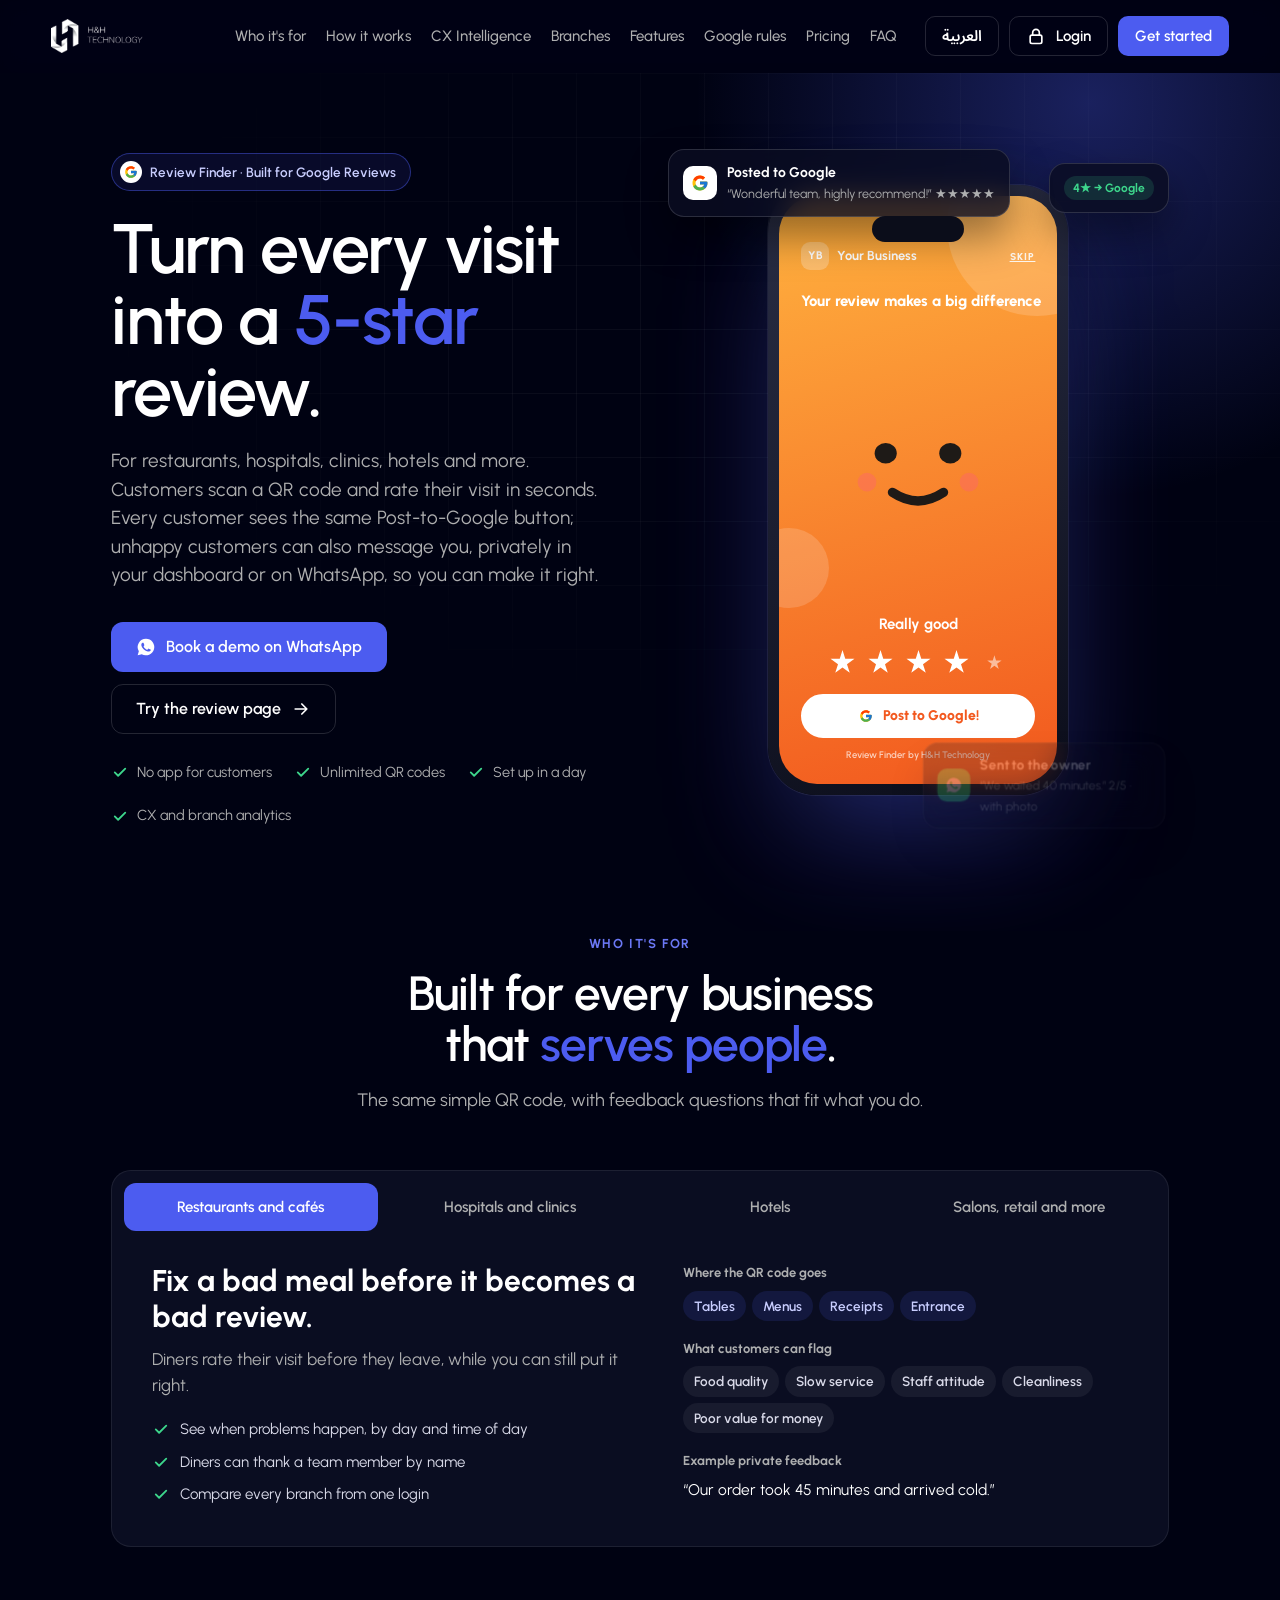
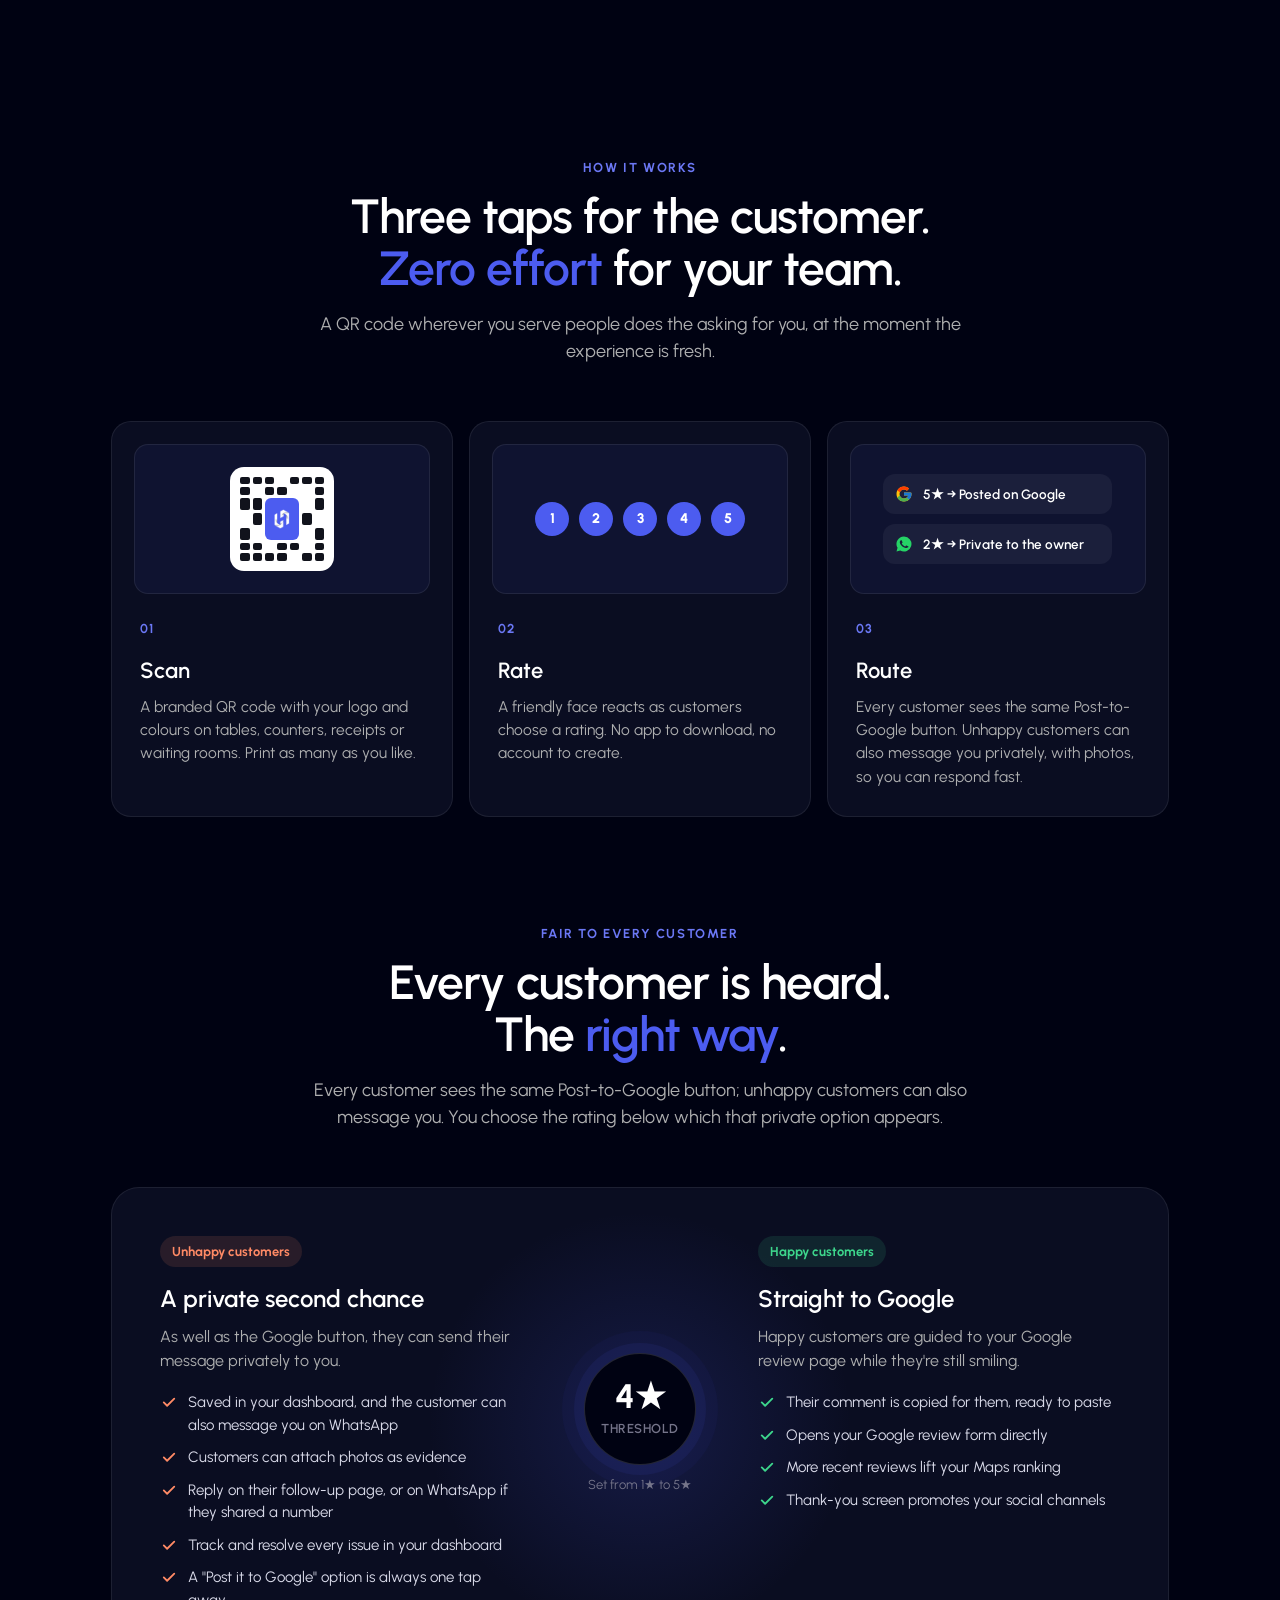
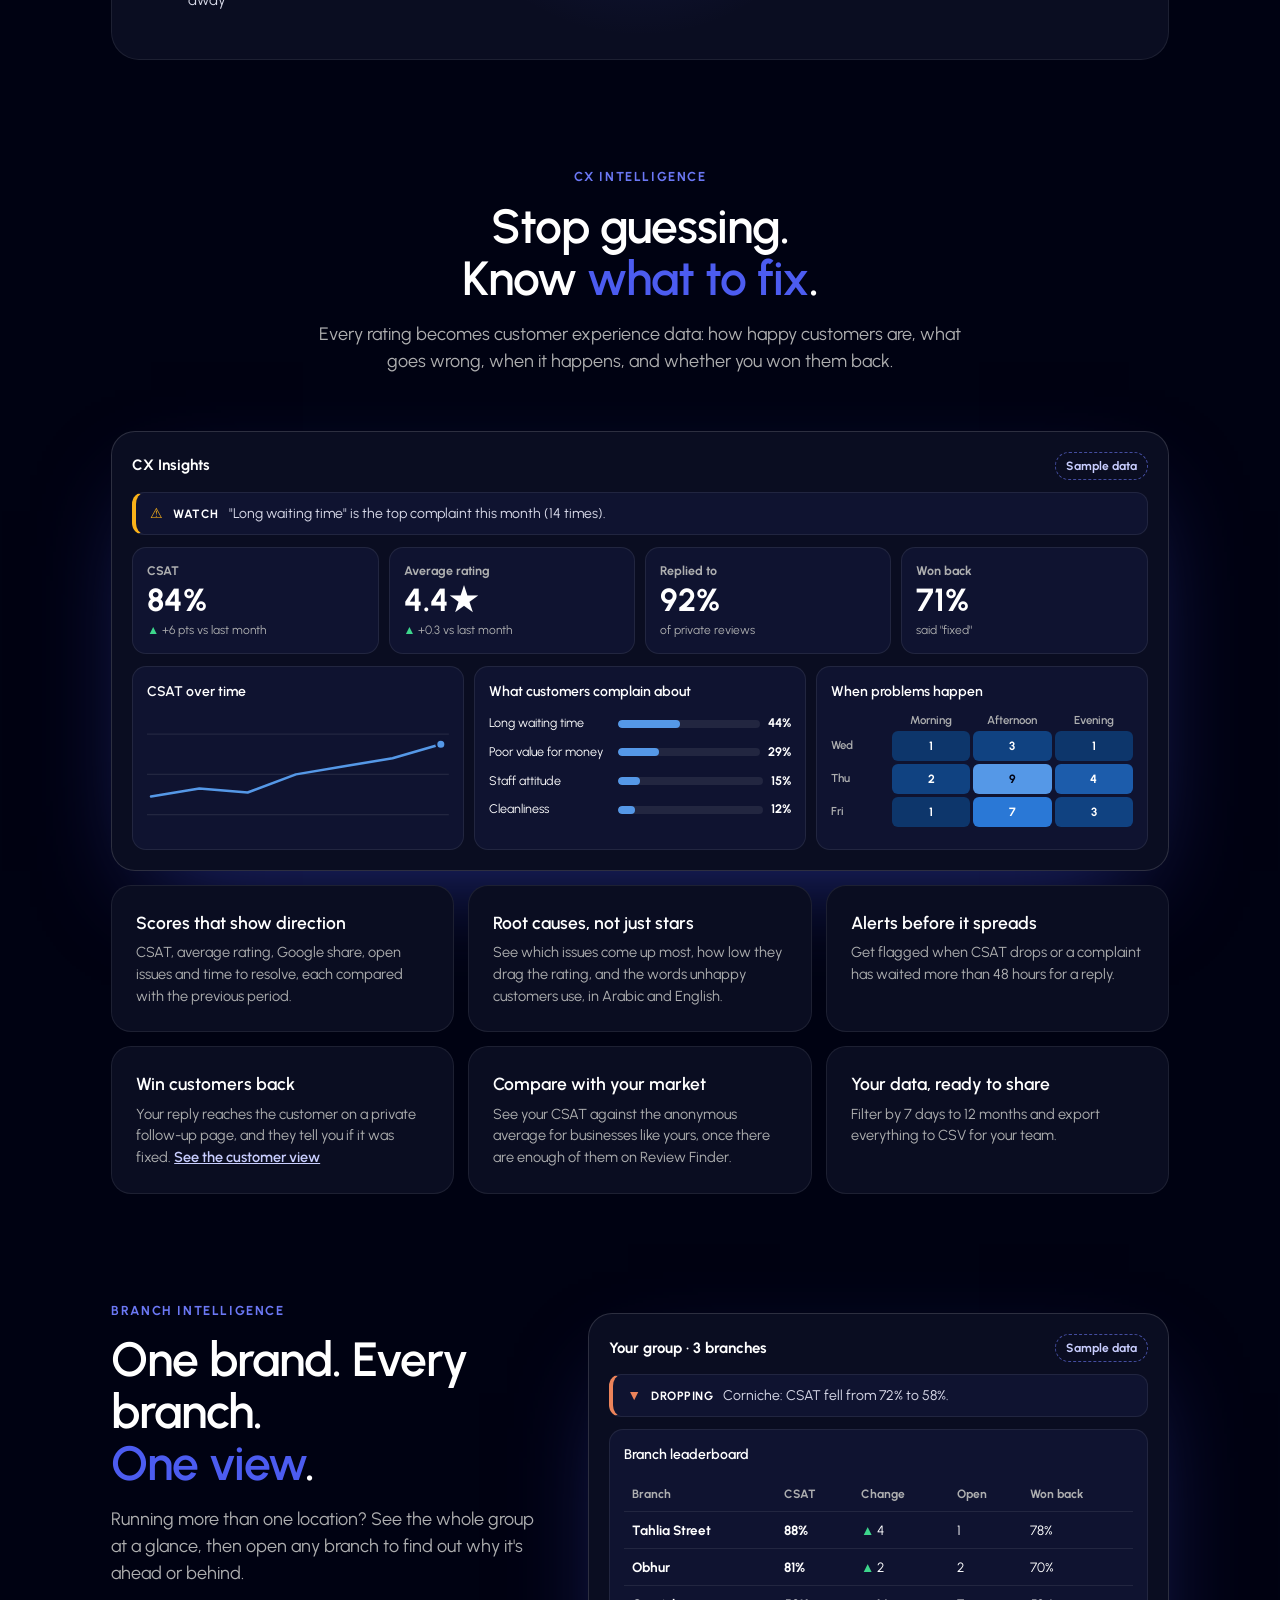
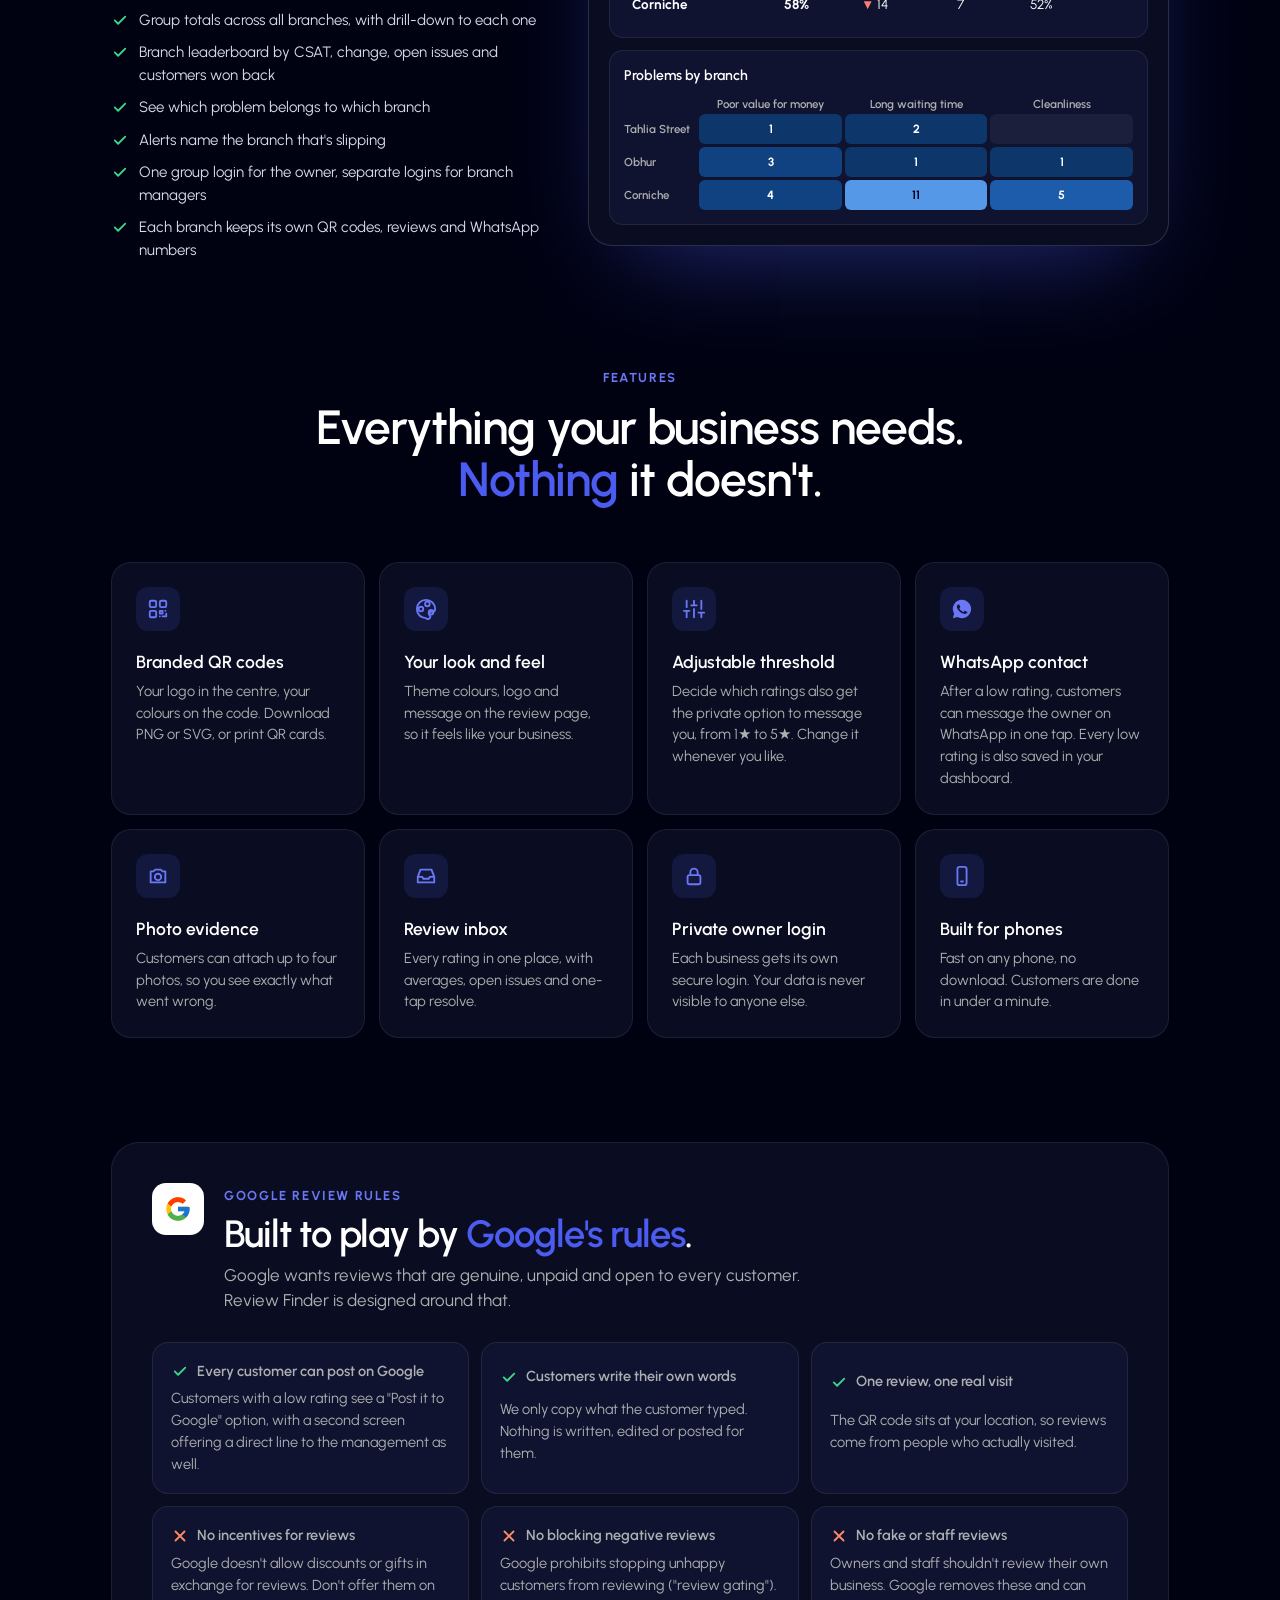
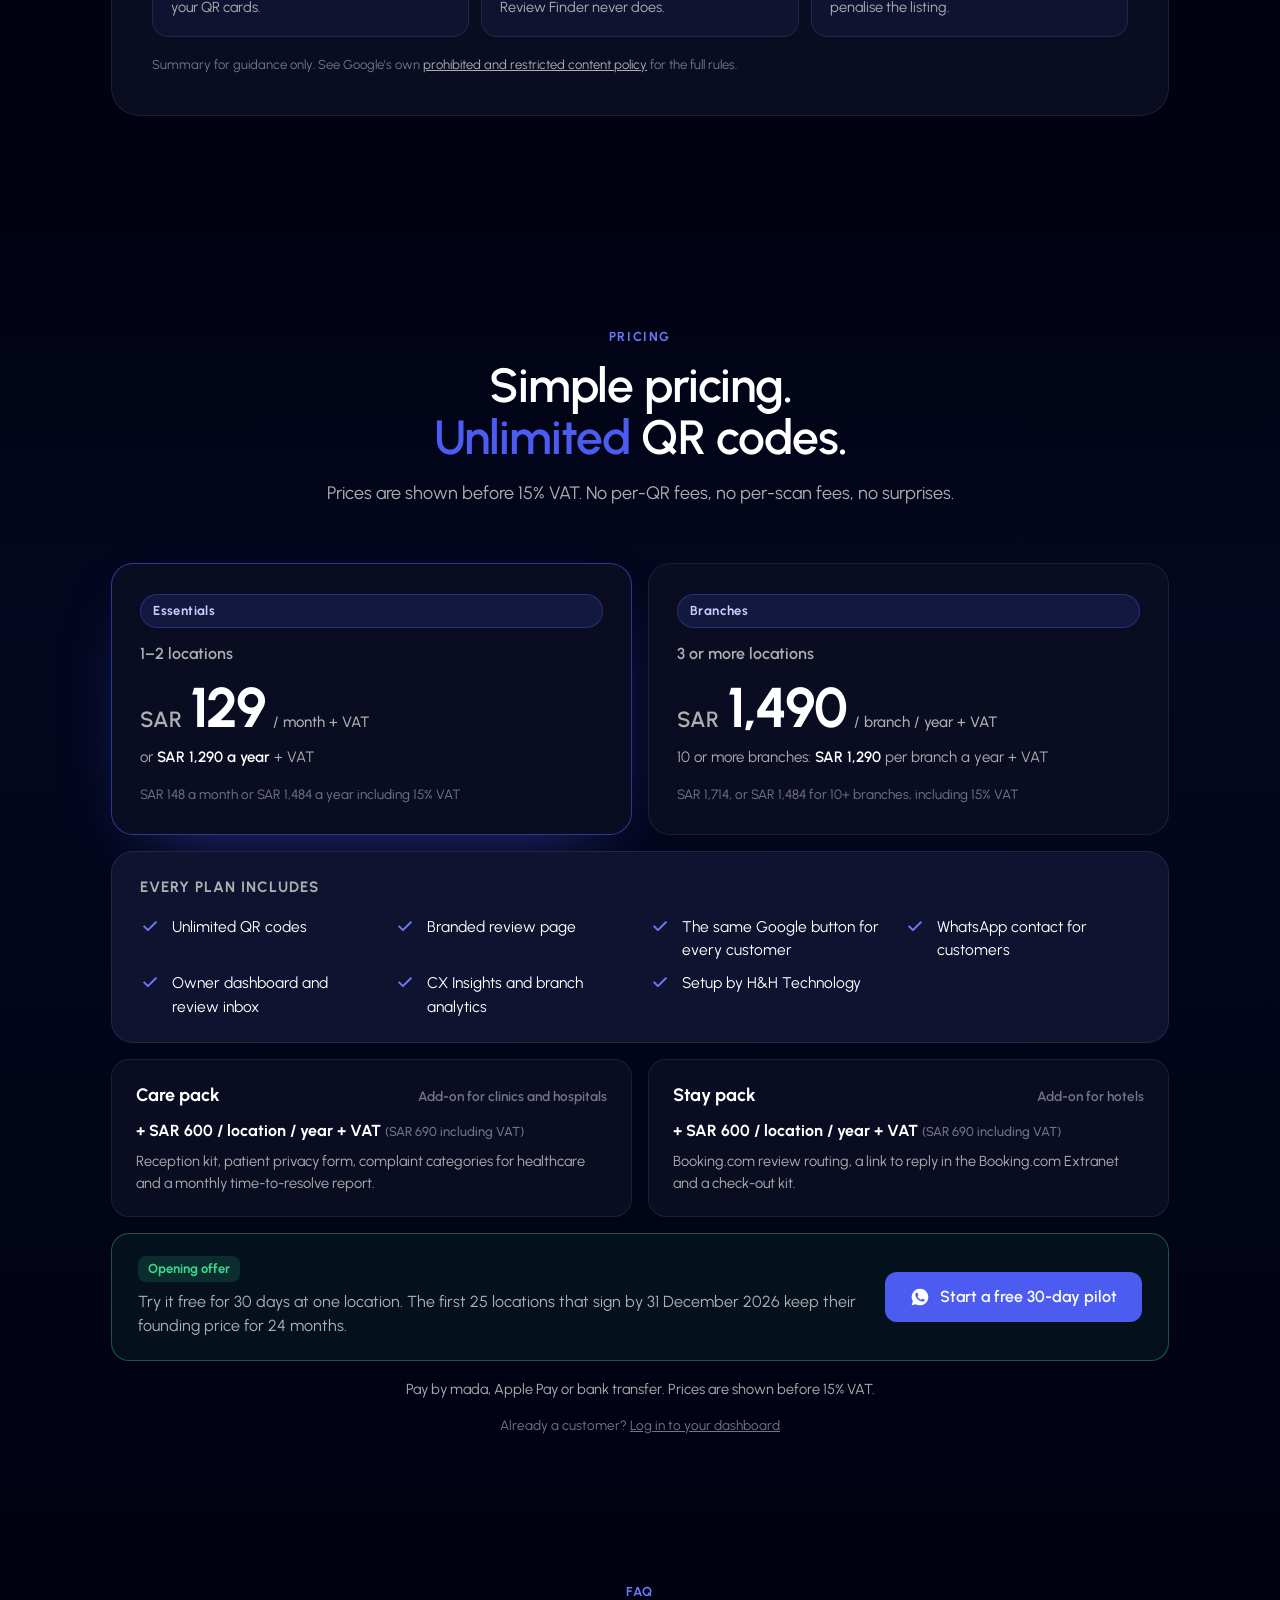
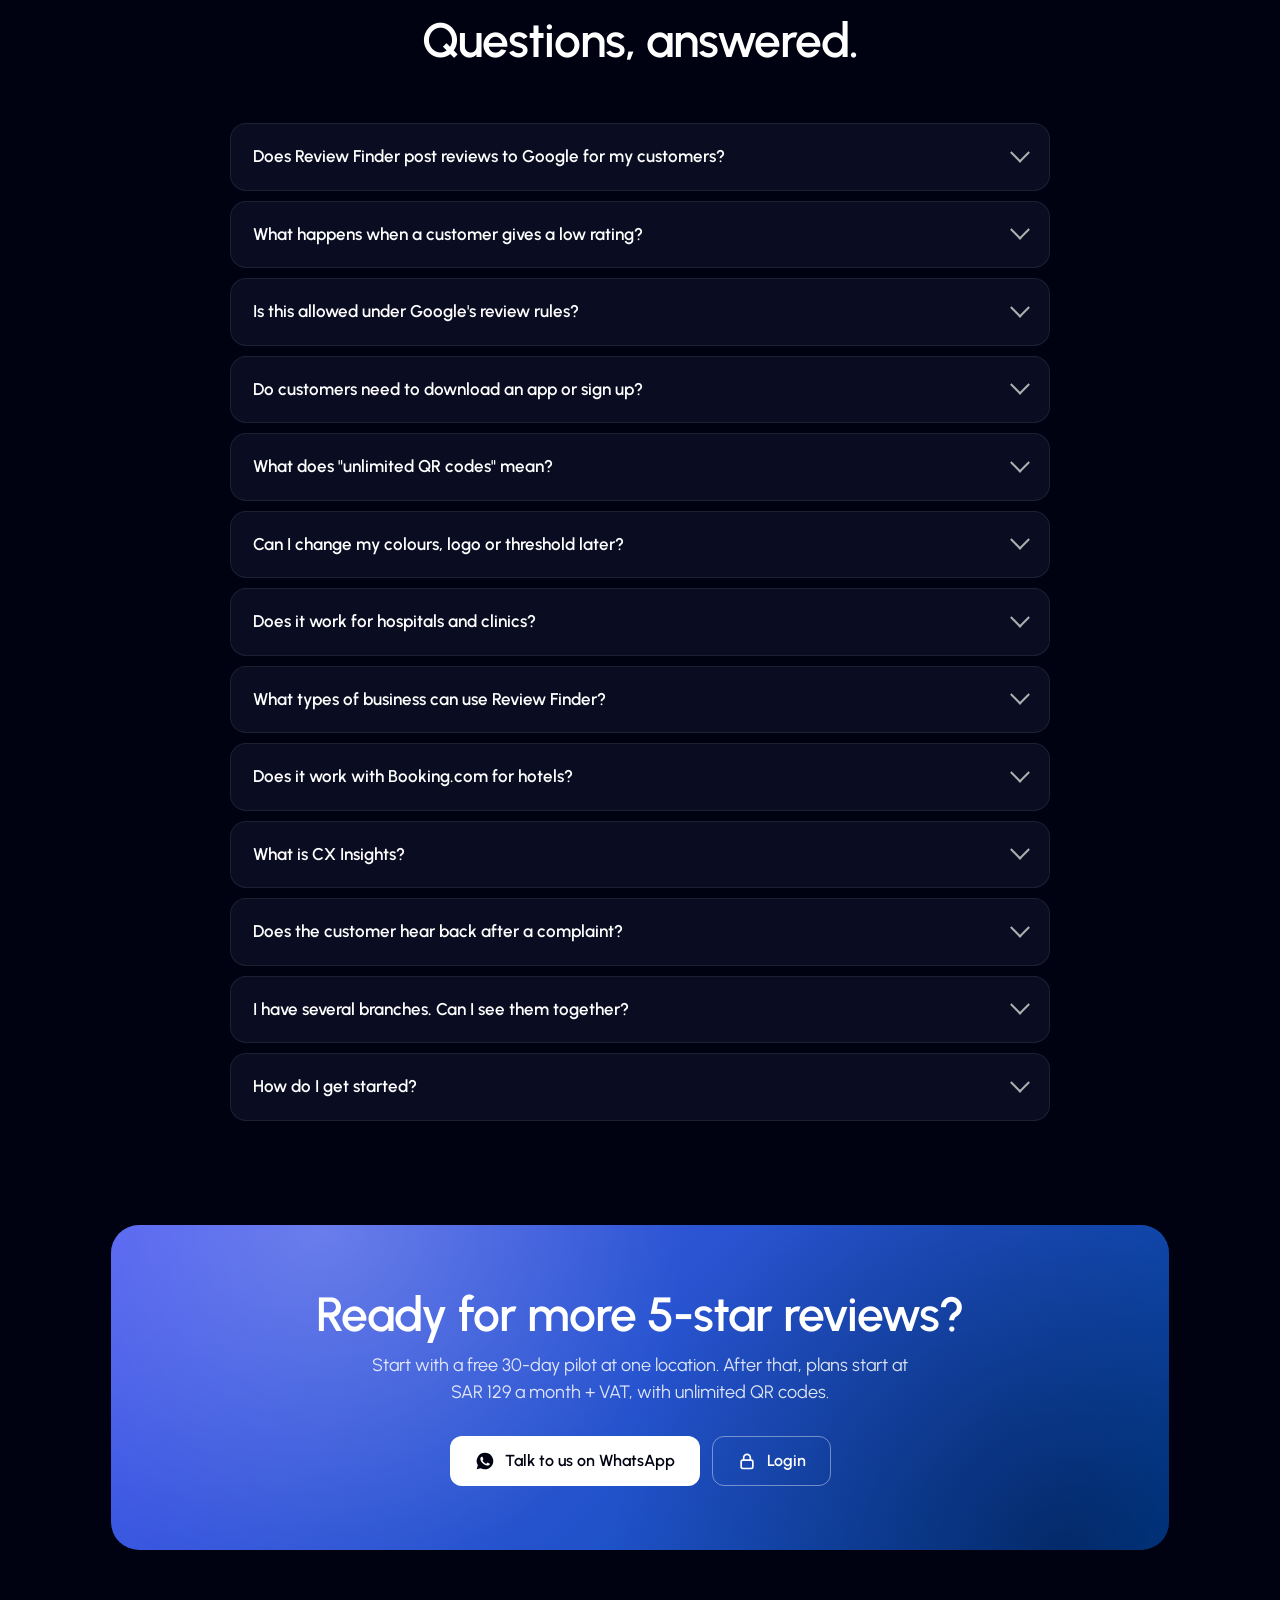
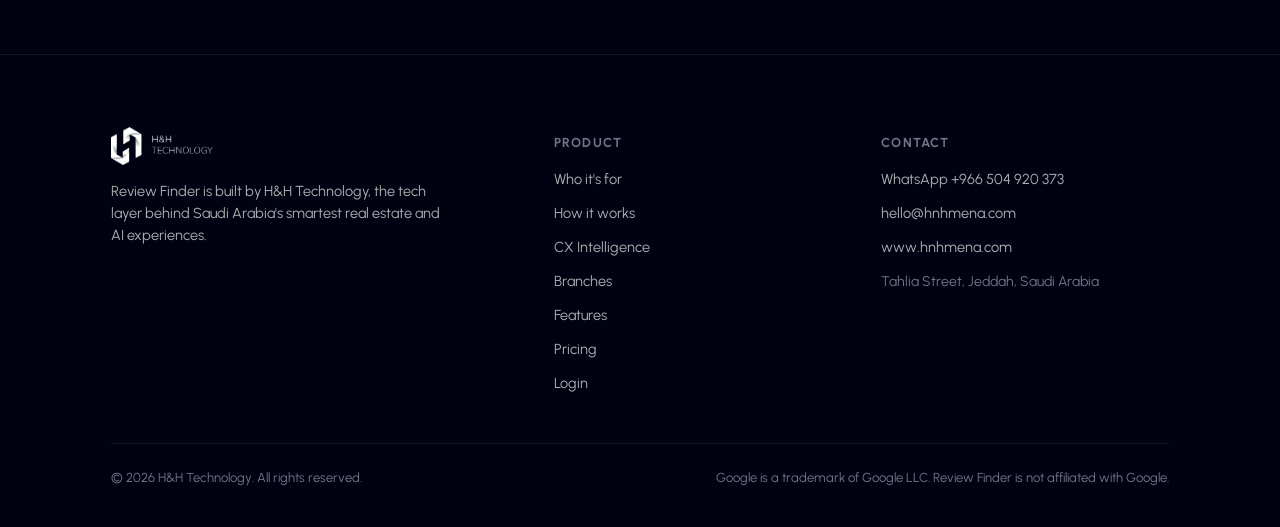
<file: index.html>
<!doctype html>
<html lang="en">
<head>
  <meta charset="utf-8" />
  <meta name="viewport" content="width=device-width, initial-scale=1" />
  <title>Review Finder · More 5-star Google reviews for your business</title>
  <meta name="description" content="Review Finder by H&H Technology: QR review pages for restaurants, hospitals, clinics, hotels and more. Every customer sees the same Post-to-Google button; unhappy customers can also message you privately. Plans from SAR 129 a month + VAT, with a free 30-day pilot." />
  <meta name="theme-color" content="#000212" />
  <meta property="og:title" content="Review Finder by H&H Technology" />
  <meta property="og:description" content="For restaurants, hospitals, clinics, hotels and more. Plans from SAR 129 / month + VAT. Free 30-day pilot." />
  <link rel="icon" type="image/png" href="assets/brand/HH_Icon_Navy.png" />
  <link rel="preconnect" href="https://fonts.googleapis.com" />
  <link rel="preconnect" href="https://fonts.gstatic.com" crossorigin />
  <link href="https://fonts.googleapis.com/css2?family=Urbanist:wght@400;500;600;700;800&family=Noto+Kufi+Arabic:wght@400;500;600;700&family=Noto+Sans+Arabic:wght@400;500;600;700&display=swap" rel="stylesheet" />
  <script src="assets/i18n.js"></script>
  <script src="assets/i18n-landing.js"></script>
  <style>
    :root {
      --ink: #000212; --panel: #0A0D21; --panel-2: #0F1330; --line: rgba(255,255,255,.08); --line-2: rgba(255,255,255,.14);
      --indigo: #4C5CF0; --indigo-2: #6B78F5; --blue: #004AAD; --body: #AEAFB0; --muted: #75758A; --white: #FFFFFF;
      --ok: #3DD68C; --warn: #FF8A65;
      --r: 20px; --maxw: 1160px; --gut: max(16px, 4vw);
    }
    * { box-sizing: border-box; }
    html { scroll-behavior: smooth; }
    html, body { margin: 0; }
    body {
      font-family: Urbanist, Arial, 'Helvetica Neue', Helvetica, sans-serif; color: var(--white); background: var(--ink);
      -webkit-font-smoothing: antialiased; overflow-x: hidden; line-height: 1.5;
    }
    a { color: inherit; }
    img { max-width: 100%; display: block; }
    .wrap { max-width: var(--maxw); margin: 0 auto; padding: 0 var(--gut); }
    .sr { position: absolute; width: 1px; height: 1px; overflow: hidden; clip: rect(0 0 0 0); }

    /* ---------- Buttons ---------- */
    .btn { display: inline-flex; align-items: center; justify-content: center; gap: 10px; min-height: 50px; padding: 0 24px; border-radius: 12px; font-weight: 600; font-size: 16px; text-decoration: none; border: 1px solid transparent; transition: transform .15s, background .2s, border-color .2s; white-space: nowrap; }
    .btn:active { transform: scale(.98); }
    .btn svg { width: 20px; height: 20px; flex: none; }
    .btn-primary { background: var(--indigo); color: #fff; }
    .btn-primary:hover { background: var(--indigo-2); }
    .btn-ghost { border-color: var(--line-2); color: #fff; }
    .btn-ghost:hover { background: rgba(255,255,255,.06); border-color: rgba(255,255,255,.24); }
    .btn-sm { min-height: 40px; padding: 0 16px; font-size: 15px; border-radius: 10px; }

    /* ---------- Nav ---------- */
    .nav { position: sticky; top: 0; z-index: 50; background: rgba(0,2,18,.72); backdrop-filter: saturate(160%) blur(14px); -webkit-backdrop-filter: saturate(160%) blur(14px); border-bottom: 1px solid transparent; transition: border-color .3s; }
    .nav.scrolled { border-bottom-color: var(--line); }
    .nav .wrap { display: flex; align-items: center; gap: 28px; height: 72px; }
    .nav .wrap { max-width: 1360px; }
    .nav .wrap > a { flex: none; }
    .nav .logo { height: 34px; width: auto; max-width: none; }
    .nav-links { display: flex; gap: 20px; margin-left: auto; white-space: nowrap; }
    .nav-links a { color: var(--body); text-decoration: none; font-weight: 500; font-size: 15px; }
    .nav-links a:hover { color: #fff; }
    .nav-cta { display: flex; gap: 10px; }
    @media (max-width: 1279px) { .nav-links { display: none; } .nav-cta { margin-left: auto; } }
    @media (max-width: 420px) { .nav .wrap { gap: 10px; } .nav .logo { height: 28px; } .nav-cta { gap: 6px; } .nav-cta .btn { padding: 0 12px; } .nav-cta .btn-primary { display: none; } }

    /* ---------- Who it's for ---------- */
    .ind { background: var(--panel); border: 1px solid var(--line); border-radius: var(--r); padding: 12px; }
    .ind-tabs { display: grid; grid-template-columns: repeat(4, minmax(0, 1fr)); gap: 6px; }
    .ind-tabs button { min-height: 48px; padding: 8px 12px; border: 0; border-radius: 12px; background: transparent; color: var(--body); font: inherit; font-weight: 600; font-size: 15px; cursor: pointer; transition: background .2s, color .2s; }
    .ind-tabs button:hover { color: #fff; background: rgba(255,255,255,.05); }
    .ind-tabs button[aria-selected="true"] { background: var(--indigo); color: #fff; }
    .ind-tabs button:focus-visible { outline: 2px solid var(--indigo-2); outline-offset: 2px; }
    .ind-panel { display: grid; grid-template-columns: minmax(0, 1.05fr) minmax(0, .95fr); gap: 40px; padding: 32px 28px 28px; }
    .ind-panel[hidden] { display: none; }
    .ind-copy h3 { font-size: clamp(23px, 2.6vw, 30px); line-height: 1.2; font-weight: 700; margin: 0 0 12px; }
    .ind-copy > p { color: var(--body); font-size: 17px; margin: 0 0 20px; }
    .ind-copy ul { list-style: none; padding: 0; margin: 0; display: grid; gap: 10px; }
    .ind-copy li { display: flex; gap: 10px; align-items: flex-start; color: #DADBEA; font-size: 15px; }
    .ind-copy li svg { width: 18px; height: 18px; flex: none; margin-top: 2px; color: var(--ok); }
    .ind-copy .ind-note { margin: 20px 0 0; padding-top: 16px; border-top: 1px solid var(--line); color: var(--body); font-size: 14px; }
    .ind-side { min-width: 0; }
    .ind-side h4 { margin: 18px 0 8px; font-size: 13px; font-weight: 700; color: var(--body); }
    .ind-side h4:first-child { margin-top: 0; }
    .ind-chips { display: flex; flex-wrap: wrap; gap: 6px; }
    .ind-chip { padding: 5px 11px; border-radius: 99px; font-size: 13.5px; font-weight: 600; color: #C9CEFF; background: rgba(76,92,240,.14); }
    .ind-chip.alt { color: #DADBEA; background: rgba(255,255,255,.06); }
    .ind-quote { margin: 0; color: #fff; font-size: 15.5px; }
    @media (max-width: 860px) { .ind-tabs { grid-template-columns: repeat(2, minmax(0, 1fr)); } .ind-panel { grid-template-columns: minmax(0, 1fr); gap: 26px; padding: 26px 14px 16px; } }

    /* ---------- Hero ---------- */
    .hero { position: relative; padding: 72px 0 96px; overflow: hidden; }
    .hero::before { content: ''; position: absolute; width: 900px; height: 900px; right: -260px; top: -420px; border-radius: 50%; background: radial-gradient(circle, rgba(76,92,240,.34), transparent 62%); pointer-events: none; }
    .hero::after { content: ''; position: absolute; inset: 0; pointer-events: none; opacity: .5;
      background-image: linear-gradient(var(--line) 1px, transparent 1px), linear-gradient(90deg, var(--line) 1px, transparent 1px);
      background-size: 64px 64px; mask-image: radial-gradient(ellipse 70% 60% at 60% 30%, #000 30%, transparent 75%); -webkit-mask-image: radial-gradient(ellipse 70% 60% at 60% 30%, #000 30%, transparent 75%); }
    .hero .wrap { position: relative; z-index: 1; display: grid; grid-template-columns: 1fr 1fr; gap: 56px; align-items: center; }
    .eyebrow { display: inline-flex; align-items: center; gap: 8px; padding: 7px 14px 7px 8px; border-radius: 99px; border: 1px solid rgba(76,92,240,.45); background: rgba(76,92,240,.1); font-size: 13.5px; font-weight: 600; color: #C9CEFF; }
    .eyebrow .g { width: 22px; height: 22px; border-radius: 50%; background: #fff; display: grid; place-items: center; }
    .eyebrow .g svg { width: 14px; height: 14px; }
    h1 { font-size: clamp(40px, 6.2vw, 70px); font-weight: 600; line-height: 1.02; letter-spacing: -1.6px; margin: 22px 0 20px; }
    h1 em, h2 em { font-style: normal; color: var(--indigo); white-space: nowrap; }
    .lede { font-size: clamp(17px, 1.6vw, 19px); color: var(--body); max-width: 540px; margin: 0 0 32px; }
    .hero-cta { display: flex; gap: 12px; flex-wrap: wrap; }
    .hero-note { display: flex; gap: 22px; flex-wrap: wrap; margin-top: 28px; color: var(--body); font-size: 14.5px; }
    .hero-note span { display: inline-flex; align-items: center; gap: 8px; }
    .hero-note svg { width: 18px; height: 18px; color: var(--ok); }

    /* Phone demo */
    .stage { position: relative; display: grid; place-items: center; min-height: 600px; padding: 40px 0; }
    .phone { position: relative; width: 300px; height: 610px; border-radius: 48px; padding: 11px; background: linear-gradient(160deg, #2A2E45, #0B0D1A); box-shadow: 0 0 0 1px rgba(255,255,255,.08), 0 50px 120px -20px rgba(76,92,240,.45), 0 30px 60px rgba(0,0,0,.5); }
    .screen { position: relative; height: 100%; border-radius: 38px; overflow: hidden; padding: 46px 22px 22px; display: flex; flex-direction: column; color: #fff; background: linear-gradient(165deg, var(--from, #FFB23F), var(--to, #F2581E)); transition: background .6s; }
    .notch { position: absolute; top: 20px; left: 50%; transform: translateX(-50%); width: 92px; height: 26px; border-radius: 16px; background: #0B0D1A; z-index: 3; }
    .screen .bubble { position: absolute; border-radius: 50%; background: #fff; opacity: .16; }
    .s-top { display: flex; align-items: center; gap: 8px; font-weight: 700; font-size: 13px; }
    .s-logo { width: 28px; height: 28px; border-radius: 9px; background: rgba(255,255,255,.25); display: grid; place-items: center; font-size: 11px; font-weight: 800; }
    .s-skip { margin-left: auto; font-size: 10px; letter-spacing: 1.2px; font-weight: 800; text-decoration: underline; opacity: .9; }
    .s-title { font-size: 15px; font-weight: 800; line-height: 1.3; margin: 22px 0 6px; white-space: nowrap; }
    .s-sub { font-size: 12px; opacity: .88; }
    .s-face { flex: 1; display: grid; place-items: center; }
    .s-face svg { width: 170px; overflow: visible; }
    .s-face .eye { fill: var(--face, #1E1A17); }
    .s-face .mouth, .s-face .brow { fill: none; stroke: var(--face, #1E1A17); stroke-width: 11; stroke-linecap: round; }
    .s-face .brow { stroke-width: 8; transition: opacity .3s; }
    .s-face .cheek { fill: #FF5C7A; transition: opacity .3s; }
    .s-mood { text-align: center; font-weight: 700; font-size: 15px; margin: -4px 0 12px; min-height: 22px; }
    .s-dots { display: flex; justify-content: center; gap: 8px; margin-bottom: 16px; }
    .s-dots i { width: 30px; height: 30px; border-radius: 50%; display: grid; place-items: center; font-style: normal; }
    .s-dots i::before { content: ''; width: 15px; height: 15px; background: rgba(255,255,255,.55); transition: all .3s cubic-bezier(.3,1.6,.5,1);
      clip-path: polygon(50% 0%, 61% 35%, 98% 35%, 68% 57%, 79% 91%, 50% 70%, 21% 91%, 32% 57%, 2% 35%, 39% 35%); }
    .s-dots i.on::before { width: 25px; height: 25px; background: #fff; transform: rotate(0); animation: sPop .5s cubic-bezier(.3,1.6,.5,1) both; }
    .s-dots i:nth-child(2).on::before { animation-delay: 45ms; } .s-dots i:nth-child(3).on::before { animation-delay: 90ms; }
    .s-dots i:nth-child(4).on::before { animation-delay: 135ms; } .s-dots i:nth-child(5).on::before { animation-delay: 180ms; }
    @keyframes sPop { 0% { transform: scale(.55) rotate(-25deg); } 55% { transform: scale(1.25) rotate(8deg); } 100% { transform: scale(1) rotate(0); } }
    .s-btn { min-height: 44px; border-radius: 99px; border: 2px solid #fff; display: flex; align-items: center; justify-content: center; gap: 8px; font-weight: 800; font-size: 14px; transition: background .3s, color .3s; }
    .s-btn.google { background: #fff; color: var(--to, #F2581E); }
    .s-btn svg { width: 18px; height: 18px; background: #fff; border-radius: 50%; padding: 2px; }
    .s-foot { text-align: center; font-size: 9.5px; margin-top: 10px; opacity: .7; font-weight: 600; }

    .float { position: absolute; z-index: 2; background: rgba(10,13,33,.82); backdrop-filter: blur(12px); -webkit-backdrop-filter: blur(12px); border: 1px solid var(--line-2); border-radius: 16px; padding: 12px 14px; box-shadow: 0 20px 40px rgba(0,0,0,.4); font-size: 13.5px; transition: opacity .45s, transform .45s; }
    .float b { display: block; font-size: 14px; font-weight: 700; }
    .float small { color: var(--body); font-size: 12.5px; }
    .float .row { display: flex; align-items: center; gap: 10px; }
    .float .ic { width: 34px; height: 34px; border-radius: 10px; display: grid; place-items: center; flex: none; }
    .float .ic svg { width: 18px; height: 18px; }
    .f-google { left: 0; top: 4px; }
    .f-google .ic { background: #fff; }
    .f-wa { right: 0; bottom: 6px; max-width: 250px; }
    .f-wa .ic { background: #25D366; color: #fff; }
    .f-route { right: 0; top: 18px; white-space: nowrap; }
    .f-route .tag { display: inline-flex; align-items: center; gap: 6px; padding: 3px 9px; border-radius: 99px; font-weight: 700; font-size: 12px; }
    .tag.pub { background: rgba(61,214,140,.15); color: var(--ok); }
    .tag.priv { background: rgba(255,138,101,.15); color: var(--warn); }
    .float.dim { opacity: .25; transform: scale(.97); }

    @media (max-width: 980px) {
      .hero .wrap { grid-template-columns: 1fr; gap: 40px; }
      .hero { padding-top: 48px; }
      .stage { min-height: 560px; }
      .f-google { left: 6%; } .f-wa { right: 6%; } .f-route { right: 6%; }
    }
    @media (max-width: 520px) {
      .phone { width: 270px; height: 550px; }
      .float { display: none; }
    }

    /* ---------- Sections ---------- */
    section { position: relative; }
    .sec { padding: 104px 0; }
    .sec-head { max-width: 680px; margin: 0 auto 56px; text-align: center; }
    .kicker { display: inline-block; font-size: 13px; font-weight: 700; letter-spacing: 1.6px; text-transform: uppercase; color: var(--indigo-2); margin-bottom: 14px; }
    h2 { font-size: clamp(32px, 4.4vw, 48px); font-weight: 600; line-height: 1.08; letter-spacing: -1px; margin: 0 0 16px; }
    .sec-head p { color: var(--body); font-size: 18px; margin: 0; }

    /* Steps */
    .steps { display: grid; grid-template-columns: repeat(3, 1fr); gap: 16px; counter-reset: s; }
    .step { position: relative; background: var(--panel); border: 1px solid var(--line); border-radius: var(--r); padding: 28px; overflow: hidden; }
    .step .num { font-size: 13px; font-weight: 700; color: var(--indigo-2); letter-spacing: 1px; }
    .step h3 { font-size: 22px; font-weight: 600; margin: 14px 0 8px; }
    .step p { color: var(--body); margin: 0; font-size: 15.5px; }
    .step .art { height: 150px; margin: -6px -6px 22px; border-radius: 14px; background: var(--panel-2); border: 1px solid var(--line); display: grid; place-items: center; position: relative; overflow: hidden; }
    .art-qr { width: 104px; height: 104px; border-radius: 14px; background: #fff; padding: 10px; display: grid; grid-template-columns: repeat(7, 1fr); gap: 3px; }
    .art-qr i { border-radius: 2px; background: #11131C; }
    .art-qr i.o { background: transparent; }
    .art-qr .c { grid-column: 3 / 6; grid-row: 3 / 6; background: var(--indigo); border-radius: 6px; display: grid; place-items: center; }
    .art-dots { display: flex; gap: 10px; }
    .art-dots i { width: 34px; height: 34px; border-radius: 50%; background: rgba(255,255,255,.12); display: grid; place-items: center; font-style: normal; font-weight: 800; color: rgba(255,255,255,.5); font-size: 14px; }
    .art-dots i.on { background: var(--indigo); color: #fff; }
    .art-split { display: grid; gap: 10px; width: 78%; }
    .art-split div { display: flex; align-items: center; gap: 10px; padding: 10px 12px; border-radius: 12px; background: rgba(255,255,255,.05); font-size: 13.5px; font-weight: 600; }
    .art-split svg { width: 18px; height: 18px; flex: none; }

    /* Routing */
    .route { display: grid; grid-template-columns: 1fr auto 1fr; gap: 0; align-items: stretch; background: var(--panel); border: 1px solid var(--line); border-radius: 28px; padding: 40px; position: relative; overflow: hidden; }
    .route::before { content: ''; position: absolute; width: 500px; height: 500px; left: 50%; top: 50%; transform: translate(-50%,-50%); background: radial-gradient(circle, rgba(76,92,240,.18), transparent 60%); pointer-events: none; }
    .lane { position: relative; padding: 8px 8px; }
    .lane h3 { font-size: 24px; font-weight: 600; margin: 14px 0 8px; }
    .lane p { color: var(--body); margin: 0 0 18px; }
    .lane ul { list-style: none; padding: 0; margin: 0; display: grid; gap: 10px; }
    .lane li { display: flex; gap: 10px; align-items: flex-start; color: #DADBEA; font-size: 15px; }
    .lane li svg { width: 18px; height: 18px; flex: none; margin-top: 2px; }
    .lane.pub li svg { color: var(--ok); } .lane.priv li svg { color: var(--warn); }
    .hub { position: relative; display: grid; place-items: center; padding: 0 36px; }
    .hub-in { width: 148px; text-align: center; display: grid; justify-items: center; gap: 10px; }
    .hub-circle { width: 112px; height: 112px; border-radius: 50%; display: grid; place-items: center; background: var(--ink); border: 1px solid var(--line-2); box-shadow: 0 0 0 10px rgba(76,92,240,.08), 0 0 0 22px rgba(76,92,240,.04); }
    .hub-circle b { font-size: 34px; font-weight: 700; line-height: 1; }
    .hub-circle small { display: block; color: var(--body); font-size: 11.5px; font-weight: 600; letter-spacing: .5px; margin-top: 4px; }
    .hub-in span { color: var(--muted); font-size: 13px; }
    .lane .badge { display: inline-flex; align-items: center; gap: 8px; font-weight: 700; font-size: 13px; padding: 6px 12px; border-radius: 99px; }
    .lane.pub .badge { background: rgba(61,214,140,.12); color: var(--ok); }
    .lane.priv .badge { background: rgba(255,138,101,.12); color: var(--warn); }
    @media (max-width: 900px) { .route { grid-template-columns: 1fr; padding: 28px 22px; gap: 28px; } .hub { padding: 0; } .steps { grid-template-columns: 1fr; } }

    /* Features */
    .features { display: grid; grid-template-columns: repeat(4, 1fr); gap: 14px; }
    .feat { background: var(--panel); border: 1px solid var(--line); border-radius: var(--r); padding: 24px; transition: border-color .25s, transform .25s; }
    .feat:hover { border-color: rgba(76,92,240,.45); transform: translateY(-2px); }
    .feat .ic { width: 44px; height: 44px; border-radius: 12px; display: grid; place-items: center; background: rgba(76,92,240,.14); color: var(--indigo-2); margin-bottom: 18px; }
    .feat .ic svg { width: 22px; height: 22px; }
    .feat h3 { font-size: 17.5px; font-weight: 600; margin: 0 0 6px; }
    .feat p { color: var(--body); font-size: 14.5px; margin: 0; }
    @media (max-width: 1040px) { .features { grid-template-columns: repeat(2, 1fr); } }
    @media (max-width: 560px) { .features { grid-template-columns: 1fr; } }

    /* Pricing */

    /* Pricing ladder */
    .ladder { max-width: 1080px; margin: 0 auto; }
    .tiers { display: grid; grid-template-columns: 1fr 1fr; gap: 16px; }
    .tier { background: var(--panel); border: 1px solid var(--line); border-radius: 22px; padding: 30px 28px; display: flex; flex-direction: column; }
    .tier:first-child { border-color: rgba(76,92,240,.55); box-shadow: 0 30px 80px -40px rgba(76,92,240,.6); }
    .tier-who { color: var(--body); margin: 14px 0 0; font-weight: 600; }
    .tier .amount { margin: 14px 0 4px; gap: 8px; }
    .tier .amount .val { font-size: clamp(44px, 5vw, 56px); }
    .tier .amount .per { font-size: 15px; }
    .tier-alt { margin: 6px 0 0; color: var(--body); font-size: 15px; }
    .tier-alt b { color: #fff; font-weight: 600; }
    .tier-vat { margin: 0; padding-top: 16px; color: var(--muted); font-size: 13.5px; }
    .tier-incl { background: var(--panel-2); grid-column: 1 / -1; padding: 24px 28px; }
    .tier-incl h3 { font-size: 15px; font-weight: 700; letter-spacing: 1px; text-transform: uppercase; color: var(--body); margin: 0 0 16px; }
    .tier-incl .incl { margin: 0; display: grid; grid-template-columns: repeat(auto-fill, minmax(230px, 1fr)); gap: 10px 20px; }
    .tier-incl .incl li { margin: 0; }
    .addons { display: grid; grid-template-columns: 1fr 1fr; gap: 16px; margin-top: 16px; }
    .addon { background: var(--panel); border: 1px solid var(--line); border-radius: 18px; padding: 22px 24px; }
    .addon-top { display: flex; align-items: baseline; justify-content: space-between; gap: 10px; flex-wrap: wrap; }
    .addon h3 { font-size: 18px; margin: 0; }
    .addon-for { color: var(--muted); font-size: 13.5px; font-weight: 600; }
    .addon-price { margin: 10px 0 8px; font-weight: 700; }
    .addon-price small { color: var(--muted); font-weight: 500; font-size: 13px; }
    .addon-p { margin: 0; color: var(--body); font-size: 14.5px; }
    .offer { display: flex; align-items: center; justify-content: space-between; gap: 20px; margin-top: 16px; padding: 22px 26px; border-radius: 18px; border: 1px solid rgba(61,214,140,.35); background: rgba(61,214,140,.07); }
    .offer-k { display: inline-flex; padding: 3px 10px; border-radius: 8px; background: rgba(61,214,140,.14); color: var(--ok); font-weight: 700; font-size: 13px; }
    .offer p { margin: 8px 0 0; color: var(--body); }
    .offer .btn { flex: none; }
    .pay { text-align: center; color: var(--body); margin: 18px 0 0; font-size: 14.5px; }
        @media (max-width: 700px) { .tiers, .addons { grid-template-columns: 1fr; } .offer { flex-direction: column; align-items: stretch; text-align: start; } .tier { padding: 26px 22px; } }
    html[lang="ar"] .tier-incl h3 { text-transform: none; font-size: 14px; }
    .pricing { background: linear-gradient(180deg, transparent, rgba(76,92,240,.06) 30%, transparent); }
    .price-wrap { display: grid; grid-template-columns: 1.1fr .9fr; gap: 0; max-width: 980px; margin: 0 auto; border-radius: 28px; overflow: hidden; border: 1px solid rgba(76,92,240,.4); box-shadow: 0 40px 100px -30px rgba(76,92,240,.45); }
    .price-main { background: var(--panel); padding: 44px; position: relative; }
    .price-main::after { content: ''; position: absolute; width: 380px; height: 380px; right: -140px; top: -160px; border-radius: 50%; background: radial-gradient(circle, rgba(76,92,240,.3), transparent 65%); pointer-events: none; }
    .plan { display: inline-flex; align-items: center; gap: 8px; font-weight: 700; font-size: 13px; letter-spacing: .4px; color: #C9CEFF; background: rgba(76,92,240,.14); border: 1px solid rgba(76,92,240,.35); padding: 6px 12px; border-radius: 99px; }
    .amount { display: flex; align-items: baseline; gap: 10px; margin: 26px 0 6px; flex-wrap: wrap; }
    .amount .from, .amount .cur { font-size: 22px; font-weight: 600; color: var(--body); }
    .amount .val { font-size: clamp(56px, 8vw, 80px); font-weight: 700; letter-spacing: -2px; line-height: 1; }
    .amount .per { font-size: 17px; color: var(--body); font-weight: 500; }
    .price-vat { display: inline-flex; margin: 0 0 14px; padding: 4px 10px; border-radius: 8px; background: rgba(61,214,140,.12); color: var(--ok); font-weight: 700; font-size: 13.5px; }
    .price-sub { color: var(--body); margin: 0 0 28px; font-size: 16px; }
    .price-sub b { color: #fff; font-weight: 600; }
    .price-main .btn { width: 100%; }
    .price-fine { color: var(--muted); font-size: 13.5px; margin: 14px 0 0; text-align: center; }
    .price-side { background: var(--panel-2); padding: 44px 40px; border-left: 1px solid var(--line); }
    .price-side h3 { font-size: 15px; font-weight: 700; letter-spacing: 1px; text-transform: uppercase; color: var(--body); margin: 0 0 20px; }
    .incl { list-style: none; padding: 0; margin: 0; display: grid; gap: 14px; }
    .incl li { display: flex; gap: 12px; align-items: flex-start; font-size: 15.5px; }
    .incl svg { width: 20px; height: 20px; color: var(--indigo-2); flex: none; margin-top: 1px; }
    .incl li span small { display: block; color: var(--muted); font-size: 13.5px; }
    @media (max-width: 860px) { .price-wrap { grid-template-columns: 1fr; } .price-side { border-left: 0; border-top: 1px solid var(--line); } .price-main, .price-side { padding: 32px 24px; } }

    /* Google rules */
    .rules { background: var(--panel); border: 1px solid var(--line); border-radius: 28px; padding: 40px; }
    .rules-head { display: flex; gap: 20px; align-items: flex-start; margin-bottom: 28px; }
    .rules-head .g { width: 52px; height: 52px; border-radius: 14px; background: #fff; display: grid; place-items: center; flex: none; }
    .rules-head .g svg { width: 28px; height: 28px; }
    .rules-head h2 { font-size: clamp(28px, 3.4vw, 38px); margin-bottom: 8px; }
    .rules-head p { color: var(--body); margin: 0; font-size: 17px; max-width: 620px; }
    .rules-head .kicker { margin-bottom: 8px; }
    .rules-grid { display: grid; grid-template-columns: repeat(3, 1fr); gap: 12px; }
    .rule { border-radius: 16px; padding: 18px; background: var(--panel-2); border: 1px solid var(--line); display: grid; gap: 6px; }
    .rule b { display: flex; gap: 8px; align-items: center; font-size: 15.5px; font-weight: 600; }
    .rule b svg { width: 18px; height: 18px; flex: none; }
    .rule.ok b svg { color: var(--ok); } .rule.no b svg { color: var(--warn); }
    .rule span { color: var(--body); font-size: 14.5px; }
    .rules-note { margin: 18px 0 0; color: var(--muted); font-size: 13px; }
    .rules-note a { color: var(--body); }
    @media (max-width: 900px) { .rules { padding: 26px 20px; } .rules-head { flex-direction: column; } .rules-grid { grid-template-columns: 1fr; } }

    /* FAQ */
    .faq { max-width: 820px; margin: 0 auto; display: grid; gap: 10px; }
    details { background: var(--panel); border: 1px solid var(--line); border-radius: 16px; padding: 0 22px; transition: border-color .2s; }
    details[open] { border-color: var(--line-2); }
    summary { list-style: none; cursor: pointer; padding: 20px 0; font-weight: 600; font-size: 17px; display: flex; justify-content: space-between; gap: 16px; align-items: center; }
    summary::-webkit-details-marker { display: none; }
    summary::after { content: ''; width: 12px; height: 12px; flex: none; border-right: 2px solid var(--body); border-bottom: 2px solid var(--body); transform: rotate(45deg) translate(-3px, -3px); transition: transform .25s; }
    details[open] summary::after { transform: rotate(225deg) translate(-3px, -3px); }
    details p { margin: 0 0 20px; color: var(--body); font-size: 15.5px; }

    /* CTA band */
    .cta-band { margin: 0 auto; max-width: var(--maxw); padding: 0 var(--gut); }
    .cta-in { position: relative; overflow: hidden; border-radius: 28px; padding: 64px 40px; text-align: center; background: linear-gradient(135deg, var(--indigo) 0%, var(--blue) 100%); }
    .cta-in::before { content: ''; position: absolute; inset: 0; background-image: radial-gradient(circle at 20% 0%, rgba(255,255,255,.22), transparent 40%), radial-gradient(circle at 90% 100%, rgba(0,2,18,.45), transparent 45%); }
    .cta-in > * { position: relative; }
    .cta-in h2 { margin-bottom: 12px; }
    .cta-in p { color: rgba(255,255,255,.85); font-size: 18px; margin: 0 auto 30px; max-width: 560px; }
    .cta-in .btn-primary { background: #fff; color: var(--ink); }
    .cta-in .btn-primary:hover { background: #EEF0FF; }
    .cta-in .btn-ghost { border-color: rgba(255,255,255,.4); }
    .cta-row { display: flex; gap: 12px; justify-content: center; flex-wrap: wrap; }

    /* Footer */
    footer { padding: 72px 0 40px; margin-top: 104px; border-top: 1px solid var(--line); }
    .foot { display: grid; grid-template-columns: 1.4fr 1fr 1fr; gap: 40px; }
    .foot .logo { height: 38px; width: auto; margin-bottom: 16px; }
    .foot p { color: var(--body); font-size: 14.5px; margin: 0; max-width: 340px; }
    .foot h4 { font-size: 13px; letter-spacing: 1.2px; text-transform: uppercase; color: var(--muted); margin: 6px 0 14px; }
    .foot ul { list-style: none; padding: 0; margin: 0; display: grid; gap: 10px; }
    .foot a { color: var(--body); text-decoration: none; font-size: 14.5px; }
    .foot a:hover { color: #fff; }
    .foot-base { display: flex; justify-content: space-between; gap: 16px; flex-wrap: wrap; margin-top: 48px; padding-top: 24px; border-top: 1px solid var(--line); color: var(--muted); font-size: 13px; }
    @media (max-width: 760px) { .foot { grid-template-columns: 1fr; gap: 28px; } }

    /* Language toggle + Arabic / RTL */
    .lang-btn { background: transparent; cursor: pointer; font-weight: 600; }
    .lang-btn:hover { background: rgba(255,255,255,.06); }
    .lang-btn[lang="ar"] { font-family: 'Noto Sans Arabic', sans-serif; }
    .lang-btn[lang="en"] { font-family: Urbanist, Arial, sans-serif; }
    html[lang="ar"] body { font-family: 'Noto Sans Arabic', Urbanist, Arial, sans-serif; }
    html[lang="ar"] h1, html[lang="ar"] h2, html[lang="ar"] h3, html[lang="ar"] summary, html[lang="ar"] .s-title, html[lang="ar"] .amount .per, html[lang="ar"] .hub-circle small {
      font-family: 'Noto Kufi Arabic', 'Noto Sans Arabic', Urbanist, sans-serif;
    }
    html[lang="ar"] * { letter-spacing: 0 !important; }
    html[lang="ar"] h1 { line-height: 1.3; font-size: clamp(34px, 5.4vw, 60px); }
    html[lang="ar"] h2 { line-height: 1.35; }
    html[lang="ar"] .kicker, html[lang="ar"] .foot h4, html[lang="ar"] .price-side h3 { text-transform: none; font-size: 14px; }
    html[dir="rtl"] .nav-links { margin-left: 0; margin-right: auto; }
    html[dir="rtl"] .flip-rtl { transform: scaleX(-1); }
    html[dir="rtl"] .eyebrow { padding: 7px 8px 7px 14px; }
    html[dir="rtl"] .s-skip { margin-left: 0; margin-right: auto; }
    .amount, .s-dots { direction: ltr; }
    html[dir="rtl"] .amount { direction: rtl; }
    html[dir="rtl"] .amount .val { order: 1; }
    html[dir="rtl"] .amount .cur { order: 2; }
    html[dir="rtl"] .amount .per { order: 3; }

    /* CX + Branch Intelligence: dashboard previews */
    .dash { background: var(--panel); border: 1px solid var(--line-2); border-radius: 24px; padding: 20px; display: grid; gap: 12px; min-width: 0; box-shadow: 0 40px 100px -40px rgba(76,92,240,.5); }
    .dash-top { display: flex; align-items: center; justify-content: space-between; gap: 12px; font-size: 15px; }
    .dash-tag { flex: none; font-size: 12px; font-weight: 700; color: #C9CEFF; padding: 4px 10px; border-radius: 99px; border: 1px dashed rgba(107,120,245,.6); }
    .dash-alert { display: flex; align-items: baseline; flex-wrap: wrap; gap: 2px 10px; padding: 10px 14px; border-radius: 12px; background: var(--panel-2); border: 1px solid var(--line); border-inline-start: 4px solid #fab219; font-size: 14px; color: #DADBEA; }
    .dash-alert > span:first-child { color: #fab219; }
    .dash-alert b { font-size: 12px; text-transform: uppercase; letter-spacing: .5px; color: #fff; }
    .dash-alert.down { border-inline-start-color: #ec835a; }
    .dash-alert.down > span:first-child { color: #ec835a; }
    .dash-tiles { display: grid; grid-template-columns: repeat(4, minmax(0, 1fr)); gap: 10px; }
    .dash-tiles > div { background: var(--panel-2); border: 1px solid var(--line); border-radius: 14px; padding: 14px; display: grid; gap: 2px; min-width: 0; }
    .dash-tiles > div > span { font-size: 12.5px; font-weight: 700; color: var(--body); }
    .dash-tiles b { font-size: clamp(24px, 3vw, 32px); font-weight: 700; line-height: 1.15; }
    .dash-tiles small { font-size: 12px; color: var(--body); }
    .dash i.up { color: #3DD68C; font-style: normal; }
    .dash i.down { color: #ff7b72; font-style: normal; }
    .dash-grid { display: grid; grid-template-columns: repeat(3, minmax(0, 1fr)); gap: 10px; }
    .dash-card { background: var(--panel-2); border: 1px solid var(--line); border-radius: 14px; padding: 14px; min-width: 0; }
    .dash-card h3 { margin: 0 0 12px; font-size: 14px; font-weight: 600; }
    .dash-line { display: block; width: 100%; height: auto; direction: ltr; }
    .dash-line line { stroke: rgba(255,255,255,.08); stroke-width: 1; }
    .dash-line path { fill: none; stroke: #5598e7; stroke-width: 2.5; stroke-linecap: round; stroke-linejoin: round; }
    .dash-line circle { fill: #5598e7; stroke: var(--panel-2); stroke-width: 2; }
    .dash-bars { display: grid; gap: 10px; }
    .dash-bars > div { display: grid; grid-template-columns: minmax(84px, 40%) 1fr auto; align-items: center; gap: 8px; font-size: 12.5px; }
    .dash-bars i { display: block; height: 8px; border-radius: 4px; background: rgba(255,255,255,.08); overflow: hidden; }
    .dash-bars u { display: block; height: 100%; border-radius: 4px; background: #5598e7; }
    .dash-bars b { font-weight: 700; font-variant-numeric: tabular-nums; }
    .dash-heat { display: grid; grid-template-columns: minmax(58px, max-content) repeat(var(--cols), minmax(0, 1fr)); gap: 3px; font-size: 12px; align-items: center; }
    .dash-heat em { font-style: normal; color: var(--body); font-weight: 600; font-size: 11.5px; line-height: 1.2; text-align: center; }
    .dash-heat em:nth-child(4n + 1) { text-align: start; padding-inline-end: 6px; }
    .dash-heat i { height: 30px; border-radius: 6px; display: grid; place-items: center; font-style: normal; font-weight: 700; color: #fff; background: rgba(255,255,255,.05); }
    .dash-heat .h1 { background: #0d366b; } .dash-heat .h2 { background: #104281; } .dash-heat .h3 { background: #1c5cab; }
    .dash-heat .h4 { background: #2a78d6; } .dash-heat .h5 { background: #5598e7; color: #000212; }
    .dash-scroll { overflow-x: auto; }
    .dash-table { width: 100%; border-collapse: collapse; font-size: 13.5px; font-variant-numeric: tabular-nums; }
    .dash-table th, .dash-table td { padding: 8px 8px; text-align: start; white-space: nowrap; border-bottom: 1px solid var(--line); }
    .dash-table th { font-size: 12px; color: var(--body); font-weight: 700; }
    .dash-table tr:last-child td { border-bottom: 0; }
    .cx-feats { grid-template-columns: repeat(3, 1fr); margin-top: 14px; }
    .cx-feats a { color: #C9CEFF; font-weight: 600; white-space: nowrap; }
    .branch { display: grid; grid-template-columns: .85fr 1.15fr; gap: 48px; align-items: center; }
    .branch-copy > p { color: var(--body); font-size: 18px; margin: 0 0 22px; }
    .branch-copy ul { list-style: none; padding: 0; margin: 0; display: grid; gap: 10px; }
    .branch-copy li { display: flex; gap: 10px; align-items: flex-start; color: #DADBEA; font-size: 15px; }
    .branch-copy li svg { width: 18px; height: 18px; flex: none; margin-top: 2px; color: var(--ok); }
    @media (max-width: 1040px) { .cx-feats { grid-template-columns: repeat(2, 1fr); } .dash-grid { grid-template-columns: 1fr; } .branch { grid-template-columns: 1fr; gap: 32px; } }
    @media (max-width: 560px) { .cx-feats { grid-template-columns: 1fr; } .dash { padding: 14px; } .dash-tiles { grid-template-columns: repeat(2, minmax(0, 1fr)); } }

    /* Reveal */
    .reveal { opacity: 0; transform: translateY(18px); transition: opacity .7s cubic-bezier(.2,.8,.2,1), transform .7s cubic-bezier(.2,.8,.2,1); }
    .reveal.in { opacity: 1; transform: none; }
    @media (prefers-reduced-motion: reduce) {
      html { scroll-behavior: auto; }
      .reveal { opacity: 1; transform: none; transition: none; }
      *, *::before, *::after { animation: none !important; transition: none !important; }
    }
  </style>
</head>
<body>
  <!-- Shared icons -->
  <svg width="0" height="0" style="position:absolute" aria-hidden="true">
    <symbol id="i-check" viewBox="0 0 24 24"><path fill="none" stroke="currentColor" stroke-width="2.4" stroke-linecap="round" stroke-linejoin="round" d="M5 12.5l4.5 4.5L19 7.5"/></symbol>
    <symbol id="i-g" viewBox="0 0 48 48"><path fill="#FFC107" d="M43.6 20.5H42V20H24v8h11.3C33.7 32.7 29.2 36 24 36c-6.6 0-12-5.4-12-12s5.4-12 12-12c3.1 0 5.8 1.2 7.9 3l5.7-5.7C34 6.1 29.3 4 24 4 12.9 4 4 12.9 4 24s8.9 20 20 20 20-8.9 20-20c0-1.3-.1-2.4-.4-3.5z"/><path fill="#FF3D00" d="M6.3 14.7l6.6 4.8C14.7 15.1 19 12 24 12c3.1 0 5.8 1.2 7.9 3l5.7-5.7C34 6.1 29.3 4 24 4 16.3 4 9.7 8.3 6.3 14.7z"/><path fill="#4CAF50" d="M24 44c5.2 0 9.9-2 13.4-5.2l-6.2-5.2C29.2 35.1 26.7 36 24 36c-5.2 0-9.6-3.3-11.3-8l-6.5 5C9.5 39.6 16.2 44 24 44z"/><path fill="#1976D2" d="M43.6 20.5H42V20H24v8h11.3c-.8 2.2-2.2 4.2-4.1 5.6l6.2 5.2C37 39.2 44 34 44 24c0-1.3-.1-2.4-.4-3.5z"/></symbol>
    <symbol id="i-wa" viewBox="0 0 24 24"><path fill="currentColor" d="M12 2a10 10 0 0 0-8.6 15.1L2 22l5-1.3A10 10 0 1 0 12 2zm5.3 14.1c-.2.6-1.3 1.2-1.8 1.3-.5 0-1 .2-3.3-.7-2.8-1.1-4.5-4-4.7-4.2-.1-.2-1.1-1.5-1.1-2.9s.7-2 1-2.3c.2-.3.5-.3.7-.3h.5c.2 0 .4 0 .6.5l.8 2c.1.2.1.4 0 .5l-.4.6-.3.4c-.1.1-.3.3-.1.6.2.3.8 1.3 1.7 2.1 1.2 1 2.1 1.4 2.4 1.5.3.1.5.1.6-.1l.9-1c.2-.3.4-.2.6-.1l1.9.9c.3.1.5.2.5.3.1.2.1.7-.1 1.3z"/></symbol>
    <symbol id="i-x" viewBox="0 0 24 24"><path fill="none" stroke="currentColor" stroke-width="2.4" stroke-linecap="round" d="M6 6l12 12M18 6L6 18"/></symbol>
    <symbol id="i-arrow" viewBox="0 0 24 24"><path fill="none" stroke="currentColor" stroke-width="2" stroke-linecap="round" stroke-linejoin="round" d="M5 12h14M13 6l6 6-6 6"/></symbol>
    <symbol id="i-lock" viewBox="0 0 24 24"><g fill="none" stroke="currentColor" stroke-width="2" stroke-linecap="round" stroke-linejoin="round"><rect x="5" y="11" width="14" height="10" rx="2"/><path d="M8 11V8a4 4 0 0 1 8 0v3"/></g></symbol>
  </svg>

  <header class="nav" id="nav">
    <div class="wrap">
      <a href="#top" aria-label="Review Finder home"><img class="logo" src="assets/brand/HH_Logo_Primary_Reverse_White.png" alt="H&amp;H Technology" /></a>
      <nav class="nav-links" aria-label="Sections">
        <a href="#industries"><span data-i18n-html="lp.ind.nav">Who it's for</span></a>
        <a href="#how"><span data-i18n-html="lp.1">How it works</span></a>
        <a href="#cx"><span data-i18n-html="lp.cx.nav">CX Intelligence</span></a>
        <a href="#branches"><span data-i18n-html="lp.br.nav">Branches</span></a>
        <a href="#features"><span data-i18n-html="lp.2">Features</span></a>
        <a href="#rules"><span data-i18n-html="lp.3">Google rules</span></a>
        <a href="#pricing"><span data-i18n-html="lp.4">Pricing</span></a>
        <a href="#faq"><span data-i18n-html="lp.5">FAQ</span></a>
      </nav>
      <div class="nav-cta">
        <button class="btn btn-ghost btn-sm lang-btn" type="button" data-lang-toggle>العربية</button>
        <a class="btn btn-ghost btn-sm" href="login.html"><svg><use href="#i-lock"/></svg><span data-i18n-html="lp.6">Login</span></a>
        <a class="btn btn-primary btn-sm wa-link" href="#"><span data-i18n-html="lp.7">Get started</span></a>
      </div>
    </div>
  </header>

  <main id="top">
    <!-- HERO -->
    <section class="hero">
      <div class="wrap">
        <div class="reveal">
          <span class="eyebrow"><span class="g"><svg><use href="#i-g"/></svg></span><span data-i18n-html="lp.8">Review Finder · Built for Google Reviews</span></span>
          <h1><span data-i18n-html="lp.9">Turn every visit into a <em>5-star</em> review.</span></h1>
          <p class="lede"><span data-i18n-html="lp.10">For restaurants, hospitals, clinics, hotels and more. Customers scan a QR code and rate their visit in seconds. Every customer sees the same Post-to-Google button; unhappy customers can also message you, privately in your dashboard or on WhatsApp, so you can make it right.</span></p>
          <div class="hero-cta">
            <a class="btn btn-primary wa-link" href="#"><svg><use href="#i-wa"/></svg><span data-i18n-html="lp.11">Book a demo on WhatsApp</span></a>
            <a class="btn btn-ghost" href="review.html?b=test" target="_blank" rel="noopener"><span data-i18n-html="lp.12">Try the review page</span><svg class="flip-rtl"><use href="#i-arrow"/></svg></a>
          </div>
          <div class="hero-note">
            <span><svg><use href="#i-check"/></svg><span data-i18n-html="lp.13">No app for customers</span></span>
            <span><svg><use href="#i-check"/></svg><span data-i18n-html="lp.14">Unlimited QR codes</span></span>
            <span><svg><use href="#i-check"/></svg><span data-i18n-html="lp.15">Set up in a day</span></span>
            <span><svg><use href="#i-check"/></svg><span data-i18n-html="lp.cx.note">CX and branch analytics</span></span>
          </div>
        </div>

        <div class="stage reveal" aria-label="Animated preview of the customer review page">
          <div class="float f-route" id="fRoute"><span class="tag pub" id="routeTag">4★ and up → Google</span></div>
          <div class="float f-google" id="fGoogle">
            <div class="row"><span class="ic"><svg><use href="#i-g"/></svg></span><span><b><span data-i18n-html="lp.16">Posted to Google</span></b><small><span data-i18n-html="lp.17">“Wonderful team, highly recommend!” ★★★★★</span></small></span></div>
          </div>
          <div class="phone">
            <div class="screen" id="demo">
              <span class="notch"></span>
              <span class="bubble" style="width:180px;height:180px;right:-70px;top:-60px"></span>
              <span class="bubble" style="width:80px;height:80px;left:-30px;bottom:30%"></span>
              <div class="s-top"><span class="s-logo">YB</span><span data-i18n-html="lp.20">Your Business</span><span class="s-skip"><span data-i18n-html="lp.21">SKIP</span></span></div>
              <div class="s-title"><span data-i18n-html="lp.22">Your review makes a big difference</span></div>
              <div class="s-face">
                <svg viewBox="0 0 200 150" aria-hidden="true">
                  <path class="brow" id="dBrowL" d="M44 34 L80 34" />
                  <path class="brow" id="dBrowR" d="M156 34 L120 34" />
                  <ellipse class="eye" id="dEyeL" cx="62" cy="58" rx="13" ry="13" />
                  <ellipse class="eye" id="dEyeR" cx="138" cy="58" rx="13" ry="13" />
                  <circle class="cheek" id="dCheekL" cx="40" cy="92" r="11" />
                  <circle class="cheek" id="dCheekR" cx="160" cy="92" r="11" />
                  <path class="mouth" id="dMouth" d="M72 110 Q100 108 128 104" />
                </svg>
              </div>
              <div class="s-mood" id="dMood">Loved it!</div>
              <div class="s-dots" id="dDots"><i></i><i></i><i></i><i></i><i></i></div>
              <div class="s-btn" id="dBtn">Send</div>
              <div class="s-foot"><span data-i18n-html="lp.24">Review Finder by H&amp;H Technology</span></div>
            </div>
          </div>
          <div class="float f-wa" id="fWa">
            <div class="row"><span class="ic"><svg><use href="#i-wa"/></svg></span><span><b><span data-i18n-html="lp.18">Sent to the owner</span></b><small><span data-i18n-html="lp.19">“We waited 40 minutes.” 2/5 · with photo</span></small></span></div>
          </div>
        </div>
      </div>
    </section>

    <!-- HOW IT WORKS -->
    <section class="sec" id="industries" style="padding-top:0">
      <div class="wrap">
        <div class="sec-head reveal">
          <span class="kicker"><span data-i18n-html="lp.ind.nav">Who it's for</span></span>
          <h2><span data-i18n-html="lp.ind.h">Built for every business<br />that <em>serves people</em>.</span></h2>
          <p><span data-i18n-html="lp.ind.p">The same simple QR code, with feedback questions that fit what you do.</span></p>
        </div>
        <div class="ind reveal">
          <div class="ind-tabs" role="tablist" aria-label="Business types">
            <button type="button" role="tab" id="ind-tab-r" aria-controls="ind-r" aria-selected="true" tabindex="0"><span data-i18n-html="lp.ind.r.tab">Restaurants and cafés</span></button>
            <button type="button" role="tab" id="ind-tab-h" aria-controls="ind-h" aria-selected="false" tabindex="-1"><span data-i18n-html="lp.ind.h.tab">Hospitals and clinics</span></button>
            <button type="button" role="tab" id="ind-tab-o" aria-controls="ind-o" aria-selected="false" tabindex="-1"><span data-i18n-html="lp.ind.o.tab">Hotels</span></button>
            <button type="button" role="tab" id="ind-tab-b" aria-controls="ind-b" aria-selected="false" tabindex="-1"><span data-i18n-html="lp.ind.b.tab">Salons, retail and more</span></button>
          </div>
          <div class="ind-panel" role="tabpanel" id="ind-r" aria-labelledby="ind-tab-r">
            <div class="ind-copy">
              <h3><span data-i18n-html="lp.ind.r.t">Fix a bad meal before it becomes a bad review.</span></h3>
              <p><span data-i18n-html="lp.ind.r.p">Diners rate their visit before they leave, while you can still put it right.</span></p>
              <ul>
                <li><svg><use href="#i-check"/></svg><span data-i18n-html="lp.ind.r.l1">See when problems happen, by day and time of day</span></li>
                <li><svg><use href="#i-check"/></svg><span data-i18n-html="lp.ind.r.l2">Diners can thank a team member by name</span></li>
                <li><svg><use href="#i-check"/></svg><span data-i18n-html="lp.ind.r.l3">Compare every branch from one login</span></li>
              </ul>
              
            </div>
            <div class="ind-side">
              <h4><span data-i18n-html="lp.ind.qr">Where the QR code goes</span></h4>
              <div class="ind-chips"><span class="ind-chip"><span data-i18n-html="lp.ind.r.q1">Tables</span></span><span class="ind-chip"><span data-i18n-html="lp.ind.r.q2">Menus</span></span><span class="ind-chip"><span data-i18n-html="lp.ind.r.q3">Receipts</span></span><span class="ind-chip"><span data-i18n-html="lp.ind.r.q4">Entrance</span></span></div>
              <h4><span data-i18n-html="lp.ind.iss">What customers can flag</span></h4>
              <div class="ind-chips"><span class="ind-chip alt"><span data-i18n-html="lp.ind.i.food">Food quality</span></span><span class="ind-chip alt"><span data-i18n-html="lp.ind.i.service">Slow service</span></span><span class="ind-chip alt"><span data-i18n-html="lp.ind.i.staff">Staff attitude</span></span><span class="ind-chip alt"><span data-i18n-html="lp.ind.i.clean">Cleanliness</span></span><span class="ind-chip alt"><span data-i18n-html="lp.ind.i.value">Poor value for money</span></span></div>
              <h4><span data-i18n-html="lp.ind.ex">Example private feedback</span></h4>
              <p class="ind-quote"><span data-i18n-html="lp.ind.r.ex">“Our order took 45 minutes and arrived cold.”</span></p>
            </div>
          </div>
          <div class="ind-panel" role="tabpanel" id="ind-h" aria-labelledby="ind-tab-h" hidden>
            <div class="ind-copy">
              <h3><span data-i18n-html="lp.ind.h.t">Hear from patients while you can still help.</span></h3>
              <p><span data-i18n-html="lp.ind.h.p">Patients rate their visit in under a minute, and concerns come straight to your team privately.</span></p>
              <ul>
                <li><svg><use href="#i-check"/></svg><span data-i18n-html="lp.ind.h.l1">Assign each complaint to a person and set a deadline</span></li>
                <li><svg><use href="#i-check"/></svg><span data-i18n-html="lp.ind.h.l2">Track how many patients would recommend you</span></li>
                <li><svg><use href="#i-check"/></svg><span data-i18n-html="lp.ind.h.l3">Several clinics or hospitals? See them together in one group view</span></li>
              </ul>
              <p class="ind-note"><span data-i18n-html="lp.ind.h.note">Review Finder doesn't connect to your medical records. Patients choose whether to share their name or number.</span></p>
            </div>
            <div class="ind-side">
              <h4><span data-i18n-html="lp.ind.qr">Where the QR code goes</span></h4>
              <div class="ind-chips"><span class="ind-chip"><span data-i18n-html="lp.ind.h.q1">Reception</span></span><span class="ind-chip"><span data-i18n-html="lp.ind.h.q2">Waiting areas</span></span><span class="ind-chip"><span data-i18n-html="lp.ind.h.q3">Pharmacy counter</span></span><span class="ind-chip"><span data-i18n-html="lp.ind.h.q4">Discharge papers</span></span></div>
              <h4><span data-i18n-html="lp.ind.issH">What patients can flag</span></h4>
              <div class="ind-chips"><span class="ind-chip alt"><span data-i18n-html="lp.ind.i.wait">Long waiting time</span></span><span class="ind-chip alt"><span data-i18n-html="lp.ind.i.doctor">Doctor communication</span></span><span class="ind-chip alt"><span data-i18n-html="lp.ind.i.staff">Staff attitude</span></span><span class="ind-chip alt"><span data-i18n-html="lp.ind.i.clean">Cleanliness</span></span><span class="ind-chip alt"><span data-i18n-html="lp.ind.i.billing">Billing / insurance</span></span><span class="ind-chip alt"><span data-i18n-html="lp.ind.i.booking">Appointment booking</span></span></div>
              <h4><span data-i18n-html="lp.ind.ex">Example private feedback</span></h4>
              <p class="ind-quote"><span data-i18n-html="lp.ind.h.ex">“We waited an hour past our appointment time.”</span></p>
            </div>
          </div>
          <div class="ind-panel" role="tabpanel" id="ind-o" aria-labelledby="ind-tab-o" hidden>
            <div class="ind-copy">
              <h3><span data-i18n-html="lp.ind.o.t">Catch problems during the stay, not after check-out.</span></h3>
              <p><span data-i18n-html="lp.ind.o.p">Guests can tell you what went wrong while they are still with you and you can still fix it.</span></p>
              <ul>
                <li><svg><use href="#i-check"/></svg><span data-i18n-html="lp.ind.o.l1">Guests who booked on Booking.com are shown how to review there too</span></li>
                <li><svg><use href="#i-check"/></svg><span data-i18n-html="lp.ind.o.l2">One-tap link to reply to Booking.com reviews in the Extranet</span></li>
                <li><svg><use href="#i-check"/></svg><span data-i18n-html="lp.ind.o.l3">Compare every property from one login</span></li>
              </ul>
              
            </div>
            <div class="ind-side">
              <h4><span data-i18n-html="lp.ind.qr">Where the QR code goes</span></h4>
              <div class="ind-chips"><span class="ind-chip"><span data-i18n-html="lp.ind.o.q1">Reception</span></span><span class="ind-chip"><span data-i18n-html="lp.ind.o.q2">Room cards</span></span><span class="ind-chip"><span data-i18n-html="lp.ind.o.q3">Restaurant</span></span><span class="ind-chip"><span data-i18n-html="lp.ind.o.q4">Check-out</span></span></div>
              <h4><span data-i18n-html="lp.ind.iss">What customers can flag</span></h4>
              <div class="ind-chips"><span class="ind-chip alt"><span data-i18n-html="lp.ind.i.room">Room comfort</span></span><span class="ind-chip alt"><span data-i18n-html="lp.ind.i.checkin">Check-in / check-out</span></span><span class="ind-chip alt"><span data-i18n-html="lp.ind.i.staff">Staff attitude</span></span><span class="ind-chip alt"><span data-i18n-html="lp.ind.i.clean">Cleanliness</span></span><span class="ind-chip alt"><span data-i18n-html="lp.ind.i.value">Poor value for money</span></span></div>
              <h4><span data-i18n-html="lp.ind.ex">Example private feedback</span></h4>
              <p class="ind-quote"><span data-i18n-html="lp.ind.o.ex">“The air conditioning in our room wasn't working.”</span></p>
            </div>
          </div>
          <div class="ind-panel" role="tabpanel" id="ind-b" aria-labelledby="ind-tab-b" hidden>
            <div class="ind-copy">
              <h3><span data-i18n-html="lp.ind.b.t">If customers visit you, it works for you.</span></h3>
              <p><span data-i18n-html="lp.ind.b.p">Salons, shops, service centres and other businesses get a feedback page matched to their type of business.</span></p>
              <ul>
                <li><svg><use href="#i-check"/></svg><span data-i18n-html="lp.ind.b.l1">Salons track the result of the service; shops track product availability</span></li>
                <li><svg><use href="#i-check"/></svg><span data-i18n-html="lp.ind.b.l2">Customers can thank a team member by name</span></li>
                <li><svg><use href="#i-check"/></svg><span data-i18n-html="lp.ind.b.l3">Compare every branch from one login</span></li>
              </ul>
              
            </div>
            <div class="ind-side">
              <h4><span data-i18n-html="lp.ind.qr">Where the QR code goes</span></h4>
              <div class="ind-chips"><span class="ind-chip"><span data-i18n-html="lp.ind.b.q1">Counters</span></span><span class="ind-chip"><span data-i18n-html="lp.ind.b.q2">Mirrors</span></span><span class="ind-chip"><span data-i18n-html="lp.ind.b.q3">Receipts</span></span><span class="ind-chip"><span data-i18n-html="lp.ind.b.q4">Shop windows</span></span></div>
              <h4><span data-i18n-html="lp.ind.iss">What customers can flag</span></h4>
              <div class="ind-chips"><span class="ind-chip alt"><span data-i18n-html="lp.ind.i.wait">Long waiting time</span></span><span class="ind-chip alt"><span data-i18n-html="lp.ind.i.result">Result of the service</span></span><span class="ind-chip alt"><span data-i18n-html="lp.ind.i.stock">Product availability</span></span><span class="ind-chip alt"><span data-i18n-html="lp.ind.i.staff">Staff attitude</span></span><span class="ind-chip alt"><span data-i18n-html="lp.ind.i.clean">Cleanliness</span></span><span class="ind-chip alt"><span data-i18n-html="lp.ind.i.value">Poor value for money</span></span></div>
              <h4><span data-i18n-html="lp.ind.ex">Example private feedback</span></h4>
              <p class="ind-quote"><span data-i18n-html="lp.ind.b.ex">“Nobody was available to help us for 20 minutes.”</span></p>
            </div>
          </div>
        </div>
      </div>
    </section>

    <section class="sec" id="how">
      <div class="wrap">
        <div class="sec-head reveal">
          <span class="kicker"><span data-i18n-html="lp.1">How it works</span></span>
          <h2><span data-i18n-html="lp.25">Three taps for the customer.<br /><em>Zero effort</em> for your team.</span></h2>
          <p><span data-i18n-html="lp.26">A QR code wherever you serve people does the asking for you, at the moment the experience is fresh.</span></p>
        </div>
        <div class="steps">
          <article class="step reveal">
            <div class="art"><div class="art-qr" aria-hidden="true">
              <i></i><i></i><i></i><i class="o"></i><i></i><i></i><i></i>
              <i></i><i class="o"></i><i></i><i></i><i class="o"></i><i class="o"></i><i></i>
              <i></i><i></i><span class="c"><img src="assets/brand/HH_Icon_White.png" alt="" style="height:20px;width:auto" /></span><i class="o"></i><i></i>
              <i class="o"></i><i></i><i></i><i class="o"></i>
              <i></i><i class="o"></i><i class="o"></i><i></i>
              <i></i><i></i><i class="o"></i><i></i><i></i><i class="o"></i><i></i>
              <i></i><i></i><i></i><i></i><i class="o"></i><i></i><i></i>
            </div></div>
            <span class="num">01</span>
            <h3><span data-i18n-html="lp.27">Scan</span></h3>
            <p><span data-i18n-html="lp.28">A branded QR code with your logo and colours on tables, counters, receipts or waiting rooms. Print as many as you like.</span></p>
          </article>
          <article class="step reveal">
            <div class="art"><div class="art-dots" aria-hidden="true"><i class="on">1</i><i class="on">2</i><i class="on">3</i><i class="on">4</i><i class="on">5</i></div></div>
            <span class="num">02</span>
            <h3><span data-i18n-html="lp.29">Rate</span></h3>
            <p><span data-i18n-html="lp.30">A friendly face reacts as customers choose a rating. No app to download, no account to create.</span></p>
          </article>
          <article class="step reveal">
            <div class="art"><div class="art-split" aria-hidden="true">
              <div><svg><use href="#i-g"/></svg><span data-i18n-html="lp.art1">5★ → Posted on Google</span></div>
              <div><svg style="color:#25D366"><use href="#i-wa"/></svg><span data-i18n-html="lp.art2">2★ → Private to the owner</span></div>
            </div></div>
            <span class="num">03</span>
            <h3><span data-i18n-html="lp.31">Route</span></h3>
            <p><span data-i18n-html="lp.32">Every customer sees the same Post-to-Google button. Unhappy customers can also message you privately, with photos, so you can respond fast.</span></p>
          </article>
        </div>
      </div>
    </section>

    <!-- ROUTING -->
    <section class="sec" style="padding-top:0">
      <div class="wrap">
        <div class="sec-head reveal">
          <span class="kicker"><span data-i18n-html="lp.33">Fair to every customer</span></span>
          <h2><span data-i18n-html="lp.34">Every customer is heard.<br />The <em>right way</em>.</span></h2>
          <p><span data-i18n-html="lp.35">Every customer sees the same Post-to-Google button; unhappy customers can also message you. You choose the rating below which that private option appears.</span></p>
        </div>
        <div class="route reveal">
          <div class="lane priv">
            <span class="badge"><span data-i18n-html="lp.36">Unhappy customers</span></span>
            <h3><span data-i18n-html="lp.37">A private second chance</span></h3>
            <p><span data-i18n-html="lp.38">As well as the Google button, they can send their message privately to you.</span></p>
            <ul>
              <li><svg><use href="#i-check"/></svg><span data-i18n-html="lp.39">Saved in your dashboard, and the customer can also message you on WhatsApp</span></li>
              <li><svg><use href="#i-check"/></svg><span data-i18n-html="lp.40">Customers can attach photos as evidence</span></li>
              <li><svg><use href="#i-check"/></svg><span data-i18n-html="lp.41">Reply on their follow-up page, or on WhatsApp if they shared a number</span></li>
              <li><svg><use href="#i-check"/></svg><span data-i18n-html="lp.42">Track and resolve every issue in your dashboard</span></li>
              <li><svg><use href="#i-check"/></svg><span data-i18n-html="lp.43">A "Post it to Google" option is always one tap away</span></li>
            </ul>
          </div>
          <div class="hub">
            <div class="hub-in">
              <div class="hub-circle"><div><b>4★</b><small><span data-i18n-html="lp.44">THRESHOLD</span></small></div></div>
              <span><span data-i18n-html="lp.45">Set from 1★ to 5★</span></span>
            </div>
          </div>
          <div class="lane pub">
            <span class="badge"><span data-i18n-html="lp.46">Happy customers</span></span>
            <h3><span data-i18n-html="lp.47">Straight to Google</span></h3>
            <p><span data-i18n-html="lp.48">Happy customers are guided to your Google review page while they're still smiling.</span></p>
            <ul>
              <li><svg><use href="#i-check"/></svg><span data-i18n-html="lp.49">Their comment is copied for them, ready to paste</span></li>
              <li><svg><use href="#i-check"/></svg><span data-i18n-html="lp.50">Opens your Google review form directly</span></li>
              <li><svg><use href="#i-check"/></svg><span data-i18n-html="lp.51">More recent reviews lift your Maps ranking</span></li>
              <li><svg><use href="#i-check"/></svg><span data-i18n-html="lp.52">Thank-you screen promotes your social channels</span></li>
            </ul>
          </div>
        </div>
      </div>
    </section>

    <!-- CX INTELLIGENCE -->
    <section class="sec" id="cx" style="padding-top:0">
      <div class="wrap">
        <div class="sec-head reveal">
          <span class="kicker"><span data-i18n-html="lp.cx.k">CX Intelligence</span></span>
          <h2><span data-i18n-html="lp.cx.h">Stop guessing.<br />Know <em>what to fix</em>.</span></h2>
          <p><span data-i18n-html="lp.cx.p">Every rating becomes customer experience data: how happy customers are, what goes wrong, when it happens, and whether you won them back.</span></p>
        </div>

        <div class="dash reveal">
          <div class="dash-top"><b><span data-i18n-html="lp.cx.dash">CX Insights</span></b><span class="dash-tag"><span data-i18n-html="lp.cx.sample">Sample data</span></span></div>
          <div class="dash-alert warn"><span aria-hidden="true">⚠</span><b><span data-i18n-html="lp.cx.watch">Watch</span></b><span data-i18n-html="lp.cx.alert">"Long waiting time" is the top complaint this month (14 times).</span></div>
          <div class="dash-tiles">
            <div><span data-i18n-html="lp.cx.t1">CSAT</span><b>84%</b><small><i class="up" aria-hidden="true">▲</i> <span data-i18n-html="lp.cx.t1d">+6 pts vs last month</span></small></div>
            <div><span data-i18n-html="lp.cx.t2">Average rating</span><b>4.4★</b><small><i class="up" aria-hidden="true">▲</i> <span data-i18n-html="lp.cx.t2d">+0.3 vs last month</span></small></div>
            <div><span data-i18n-html="lp.cx.t3">Replied to</span><b>92%</b><small><span data-i18n-html="lp.cx.t3d">of private reviews</span></small></div>
            <div><span data-i18n-html="lp.cx.t4">Won back</span><b>71%</b><small><span data-i18n-html="lp.cx.t4d">said "fixed"</span></small></div>
          </div>
          <div class="dash-grid">
            <div class="dash-card">
              <h3><span data-i18n-html="lp.cx.c1">CSAT over time</span></h3>
              <svg class="dash-line" viewBox="0 0 300 120" role="img" aria-label="CSAT rising from 72% to 84%">
                <line x1="0" x2="300" y1="20" y2="20"/><line x1="0" x2="300" y1="60" y2="60"/><line x1="0" x2="300" y1="100" y2="100"/>
                <path d="M4 82 L52 74 L100 78 L148 60 L196 52 L244 44 L292 30"/><circle cx="292" cy="30" r="4.5"/>
              </svg>
            </div>
            <div class="dash-card">
              <h3><span data-i18n-html="lp.cx.c2">What customers complain about</span></h3>
              <div class="dash-bars">
                <div><span data-i18n-html="lp.cx.i1">Long waiting time</span><i><u style="width:44%"></u></i><b>44%</b></div>
                <div><span data-i18n-html="lp.cx.i2">Poor value for money</span><i><u style="width:29%"></u></i><b>29%</b></div>
                <div><span data-i18n-html="lp.cx.i3">Staff attitude</span><i><u style="width:15%"></u></i><b>15%</b></div>
                <div><span data-i18n-html="lp.cx.i4">Cleanliness</span><i><u style="width:12%"></u></i><b>12%</b></div>
              </div>
            </div>
            <div class="dash-card">
              <h3><span data-i18n-html="lp.cx.c3">When problems happen</span></h3>
              <div class="dash-heat" style="--cols:3">
                <span></span><em><span data-i18n-html="lp.cx.b1">Morning</span></em><em><span data-i18n-html="lp.cx.b2">Afternoon</span></em><em><span data-i18n-html="lp.cx.b3">Evening</span></em>
                <em><span data-i18n-html="lp.cx.d1">Wed</span></em><i class="h1">1</i><i class="h2">3</i><i class="h1">1</i>
                <em><span data-i18n-html="lp.cx.d2">Thu</span></em><i class="h2">2</i><i class="h5">9</i><i class="h3">4</i>
                <em><span data-i18n-html="lp.cx.d3">Fri</span></em><i class="h1">1</i><i class="h4">7</i><i class="h2">3</i>
              </div>
            </div>
          </div>
        </div>

        <div class="features cx-feats">
          <article class="feat reveal"><h3><span data-i18n-html="lp.cx.f1">Scores that show direction</span></h3><p><span data-i18n-html="lp.cx.f1p">CSAT, average rating, Google share, open issues and time to resolve, each compared with the previous period.</span></p></article>
          <article class="feat reveal"><h3><span data-i18n-html="lp.cx.f2">Root causes, not just stars</span></h3><p><span data-i18n-html="lp.cx.f2p">See which issues come up most, how low they drag the rating, and the words unhappy customers use, in Arabic and English.</span></p></article>
          <article class="feat reveal"><h3><span data-i18n-html="lp.cx.f3">Alerts before it spreads</span></h3><p><span data-i18n-html="lp.cx.f3p">Get flagged when CSAT drops or a complaint has waited more than 48 hours for a reply.</span></p></article>
          <article class="feat reveal"><h3><span data-i18n-html="lp.cx.f4">Win customers back</span></h3><p><span data-i18n-html="lp.cx.f4p">Your reply reaches the customer on a private follow-up page, and they tell you if it was fixed. <a href="status.html?demo=1" target="_blank" rel="noopener">See the customer view</a></span></p></article>
          <article class="feat reveal"><h3><span data-i18n-html="lp.cx.f5">Compare with your market</span></h3><p><span data-i18n-html="lp.cx.f5p">See your CSAT against the anonymous average for businesses like yours, once there are enough of them on Review Finder.</span></p></article>
          <article class="feat reveal"><h3><span data-i18n-html="lp.cx.f6">Your data, ready to share</span></h3><p><span data-i18n-html="lp.cx.f6p">Filter by 7 days to 12 months and export everything to CSV for your team.</span></p></article>
        </div>
      </div>
    </section>

    <!-- BRANCH INTELLIGENCE -->
    <section class="sec" id="branches" style="padding-top:0">
      <div class="wrap">
        <div class="branch">
          <div class="branch-copy reveal">
            <span class="kicker"><span data-i18n-html="lp.br.k">Branch Intelligence</span></span>
            <h2><span data-i18n-html="lp.br.h">One brand. Every branch.<br /><em>One view</em>.</span></h2>
            <p><span data-i18n-html="lp.br.p">Running more than one location? See the whole group at a glance, then open any branch to find out why it's ahead or behind.</span></p>
            <ul>
              <li><svg><use href="#i-check"/></svg><span data-i18n-html="lp.br.l1">Group totals across all branches, with drill-down to each one</span></li>
              <li><svg><use href="#i-check"/></svg><span data-i18n-html="lp.br.l2">Branch leaderboard by CSAT, change, open issues and customers won back</span></li>
              <li><svg><use href="#i-check"/></svg><span data-i18n-html="lp.br.l3">See which problem belongs to which branch</span></li>
              <li><svg><use href="#i-check"/></svg><span data-i18n-html="lp.br.l4">Alerts name the branch that's slipping</span></li>
              <li><svg><use href="#i-check"/></svg><span data-i18n-html="lp.br.l5">One group login for the owner, separate logins for branch managers</span></li>
              <li><svg><use href="#i-check"/></svg><span data-i18n-html="lp.br.l6">Each branch keeps its own QR codes, reviews and WhatsApp numbers</span></li>
            </ul>
          </div>
          <div class="dash reveal">
            <div class="dash-top"><b><span data-i18n-html="lp.br.dash">Your group · 3 branches</span></b><span class="dash-tag"><span data-i18n-html="lp.cx.sample">Sample data</span></span></div>
            <div class="dash-alert down"><span aria-hidden="true">▼</span><b><span data-i18n-html="lp.br.drop">Dropping</span></b><span data-i18n-html="lp.br.alert">Corniche: CSAT fell from 72% to 58%.</span></div>
            <div class="dash-card">
              <h3><span data-i18n-html="lp.br.c1">Branch leaderboard</span></h3>
              <div class="dash-scroll"><table class="dash-table">
                <thead><tr><th><span data-i18n-html="lp.br.th1">Branch</span></th><th><span data-i18n-html="lp.cx.t1">CSAT</span></th><th><span data-i18n-html="lp.br.th2">Change</span></th><th><span data-i18n-html="lp.br.th3">Open</span></th><th><span data-i18n-html="lp.cx.t4">Won back</span></th></tr></thead>
                <tbody>
                  <tr><td><b><span data-i18n-html="lp.br.n1">Tahlia Street</span></b></td><td><b>88%</b></td><td><i class="up" aria-hidden="true">▲</i> 4</td><td>1</td><td>78%</td></tr>
                  <tr><td><b><span data-i18n-html="lp.br.n2">Obhur</span></b></td><td><b>81%</b></td><td><i class="up" aria-hidden="true">▲</i> 2</td><td>2</td><td>70%</td></tr>
                  <tr><td><b><span data-i18n-html="lp.br.n3">Corniche</span></b></td><td><b>58%</b></td><td><i class="down" aria-hidden="true">▼</i> 14</td><td>7</td><td>52%</td></tr>
                </tbody>
              </table></div>
            </div>
            <div class="dash-card">
              <h3><span data-i18n-html="lp.br.c2">Problems by branch</span></h3>
              <div class="dash-heat" style="--cols:3">
                <span></span><em><span data-i18n-html="lp.cx.i2">Poor value for money</span></em><em><span data-i18n-html="lp.cx.i1">Long waiting time</span></em><em><span data-i18n-html="lp.cx.i4">Cleanliness</span></em>
                <em><span data-i18n-html="lp.br.n1">Tahlia Street</span></em><i class="h1">1</i><i class="h1">2</i><i class="h0"></i>
                <em><span data-i18n-html="lp.br.n2">Obhur</span></em><i class="h2">3</i><i class="h1">1</i><i class="h1">1</i>
                <em><span data-i18n-html="lp.br.n3">Corniche</span></em><i class="h2">4</i><i class="h5">11</i><i class="h3">5</i>
              </div>
            </div>
          </div>
        </div>
      </div>
    </section>

    <!-- FEATURES -->
    <section class="sec" id="features" style="padding-top:0">
      <div class="wrap">
        <div class="sec-head reveal">
          <span class="kicker"><span data-i18n-html="lp.2">Features</span></span>
          <h2><span data-i18n-html="lp.53">Everything your business needs.<br /><em>Nothing</em> it doesn't.</span></h2>
        </div>
        <div class="features">
          <article class="feat reveal"><span class="ic"><svg viewBox="0 0 24 24" fill="none" stroke="currentColor" stroke-width="2" stroke-linecap="round" stroke-linejoin="round"><rect x="3" y="3" width="7" height="7" rx="1.5"/><rect x="14" y="3" width="7" height="7" rx="1.5"/><rect x="3" y="14" width="7" height="7" rx="1.5"/><path d="M14 14h3v3h-3zM20 14v.01M14 20h.01M17 20h4v-3"/></svg></span><h3><span data-i18n-html="lp.54">Branded QR codes</span></h3><p><span data-i18n-html="lp.55">Your logo in the centre, your colours on the code. Download PNG or SVG, or print QR cards.</span></p></article>
          <article class="feat reveal"><span class="ic"><svg viewBox="0 0 24 24" fill="none" stroke="currentColor" stroke-width="2" stroke-linecap="round" stroke-linejoin="round"><circle cx="13.5" cy="6.5" r="2.5"/><circle cx="6.5" cy="12" r="2.5"/><circle cx="17.5" cy="15.5" r="2.5"/><path d="M12 22a10 10 0 1 1 10-10c0 2-1.5 3-3 3h-2a2 2 0 0 0-1 3.7A2 2 0 0 1 12 22z"/></svg></span><h3><span data-i18n-html="lp.56">Your look and feel</span></h3><p><span data-i18n-html="lp.57">Theme colours, logo and message on the review page, so it feels like your business.</span></p></article>
          <article class="feat reveal"><span class="ic"><svg viewBox="0 0 24 24" fill="none" stroke="currentColor" stroke-width="2" stroke-linecap="round" stroke-linejoin="round"><path d="M4 21v-7M4 10V3M12 21v-9M12 8V3M20 21v-5M20 12V3M1 14h6M9 8h6M17 16h6"/></svg></span><h3><span data-i18n-html="lp.58">Adjustable threshold</span></h3><p><span data-i18n-html="lp.59">Decide which ratings also get the private option to message you, from 1★ to 5★. Change it whenever you like.</span></p></article>
          <article class="feat reveal"><span class="ic"><svg><use href="#i-wa"/></svg></span><h3><span data-i18n-html="lp.60">WhatsApp contact</span></h3><p><span data-i18n-html="lp.61">After a low rating, customers can message the owner on WhatsApp in one tap. Every low rating is also saved in your dashboard.</span></p></article>
          <article class="feat reveal"><span class="ic"><svg viewBox="0 0 24 24" fill="none" stroke="currentColor" stroke-width="2" stroke-linecap="round" stroke-linejoin="round"><path d="M4 7h3l2-2h6l2 2h3v12H4z"/><circle cx="12" cy="13" r="3.5"/></svg></span><h3><span data-i18n-html="lp.62">Photo evidence</span></h3><p><span data-i18n-html="lp.63">Customers can attach up to four photos, so you see exactly what went wrong.</span></p></article>
          <article class="feat reveal"><span class="ic"><svg viewBox="0 0 24 24" fill="none" stroke="currentColor" stroke-width="2" stroke-linecap="round" stroke-linejoin="round"><path d="M3 13l3-8h12l3 8v6H3zM3 13h5l1 2h6l1-2h5"/></svg></span><h3><span data-i18n-html="lp.64">Review inbox</span></h3><p><span data-i18n-html="lp.65">Every rating in one place, with averages, open issues and one-tap resolve.</span></p></article>
          <article class="feat reveal"><span class="ic"><svg><use href="#i-lock"/></svg></span><h3><span data-i18n-html="lp.66">Private owner login</span></h3><p><span data-i18n-html="lp.67">Each business gets its own secure login. Your data is never visible to anyone else.</span></p></article>
          <article class="feat reveal"><span class="ic"><svg viewBox="0 0 24 24" fill="none" stroke="currentColor" stroke-width="2" stroke-linecap="round" stroke-linejoin="round"><rect x="7" y="2" width="10" height="20" rx="2.5"/><path d="M11 18h2"/></svg></span><h3><span data-i18n-html="lp.68">Built for phones</span></h3><p><span data-i18n-html="lp.69">Fast on any phone, no download. Customers are done in under a minute.</span></p></article>
        </div>
      </div>
    </section>

    <!-- GOOGLE RULES -->
    <section class="sec" id="rules" style="padding-top:0">
      <div class="wrap">
        <div class="rules reveal">
          <div class="rules-head">
            <span class="g"><svg><use href="#i-g"/></svg></span>
            <div>
              <span class="kicker"><span data-i18n-html="lp.70">Google review rules</span></span>
              <h2><span data-i18n-html="lp.71">Built to play by <em>Google's rules</em>.</span></h2>
              <p><span data-i18n-html="lp.72">Google wants reviews that are genuine, unpaid and open to every customer. Review Finder is designed around that.</span></p>
            </div>
          </div>
          <div class="rules-grid">
            <div class="rule ok"><b><svg><use href="#i-check"/></svg><span data-i18n-html="lp.73">Every customer can post on Google</span></b><span><span data-i18n-html="lp.74">Customers with a low rating see a "Post it to Google" option, with a second screen offering a direct line to the management as well.</span></span></div>
            <div class="rule ok"><b><svg><use href="#i-check"/></svg><span data-i18n-html="lp.75">Customers write their own words</span></b><span><span data-i18n-html="lp.76">We only copy what the customer typed. Nothing is written, edited or posted for them.</span></span></div>
            <div class="rule ok"><b><svg><use href="#i-check"/></svg><span data-i18n-html="lp.77">One review, one real visit</span></b><span><span data-i18n-html="lp.78">The QR code sits at your location, so reviews come from people who actually visited.</span></span></div>
            <div class="rule no"><b><svg><use href="#i-x"/></svg><span data-i18n-html="lp.79">No incentives for reviews</span></b><span><span data-i18n-html="lp.80">Google doesn't allow discounts or gifts in exchange for reviews. Don't offer them on your QR cards.</span></span></div>
            <div class="rule no"><b><svg><use href="#i-x"/></svg><span data-i18n-html="lp.81">No blocking negative reviews</span></b><span><span data-i18n-html="lp.82">Google prohibits stopping unhappy customers from reviewing ("review gating"). Review Finder never does.</span></span></div>
            <div class="rule no"><b><svg><use href="#i-x"/></svg><span data-i18n-html="lp.83">No fake or staff reviews</span></b><span><span data-i18n-html="lp.84">Owners and staff shouldn't review their own business. Google removes these and can penalise the listing.</span></span></div>
          </div>
          <p class="rules-note"><span data-i18n-html="lp.85">Summary for guidance only. See Google's own <a href="https://support.google.com/contributionpolicy/answer/7400114" target="_blank" rel="noopener">prohibited and restricted content policy</a> for the full rules.</span></p>
        </div>
      </div>
    </section>

    <!-- PRICING -->
    <section class="sec pricing" id="pricing">
      <div class="wrap">
        <div class="sec-head reveal">
          <span class="kicker"><span data-i18n-html="lp.4">Pricing</span></span>
          <h2><span data-i18n-html="lp.86">Simple pricing.<br /><em>Unlimited</em> QR codes.</span></h2>
          <p><span data-i18n-html="lp.87">Prices are shown before 15% VAT. No per-QR fees, no per-scan fees, no surprises.</span></p>
        </div>
        <div class="ladder reveal">
          <div class="tiers">
            <article class="tier">
              <span class="plan"><span data-i18n-html="lp.pr.ess">Essentials</span></span>
              <p class="tier-who"><span data-i18n-html="lp.pr.essWho">1–2 locations</span></p>
              <div class="amount"><span class="cur"><span data-i18n-html="lp.89">SAR</span></span><span class="val">129</span><span class="per"><span data-i18n-html="lp.pr.perMonth">/ month + VAT</span></span></div>
              <p class="tier-alt"><span data-i18n-html="lp.pr.essYear">or <b>SAR 1,290 a year</b> + VAT</span></p>
              <p class="tier-vat"><span data-i18n-html="lp.pr.essVat">SAR 148 a month or SAR 1,484 a year including 15% VAT</span></p>
            </article>
            <article class="tier">
              <span class="plan"><span data-i18n-html="lp.pr.br">Branches</span></span>
              <p class="tier-who"><span data-i18n-html="lp.pr.brWho">3 or more locations</span></p>
              <div class="amount"><span class="cur"><span data-i18n-html="lp.89">SAR</span></span><span class="val">1,490</span><span class="per"><span data-i18n-html="lp.pr.perBranch">/ branch / year + VAT</span></span></div>
              <p class="tier-alt"><span data-i18n-html="lp.pr.brTen">10 or more branches: <b>SAR 1,290</b> per branch a year + VAT</span></p>
              <p class="tier-vat"><span data-i18n-html="lp.pr.brVat">SAR 1,714, or SAR 1,484 for 10+ branches, including 15% VAT</span></p>
            </article>
            <div class="tier tier-incl">
              <h3><span data-i18n-html="lp.95">Every plan includes</span></h3>
              <ul class="incl">
                <li><svg><use href="#i-check"/></svg><span><span data-i18n-html="lp.96">Unlimited QR codes</span></span></li>
                <li><svg><use href="#i-check"/></svg><span><span data-i18n-html="lp.98">Branded review page</span></span></li>
                <li><svg><use href="#i-check"/></svg><span><span data-i18n-html="lp.100">The same Google button for every customer</span></span></li>
                <li><svg><use href="#i-check"/></svg><span><span data-i18n-html="lp.102">WhatsApp contact for customers</span></span></li>
                <li><svg><use href="#i-check"/></svg><span><span data-i18n-html="lp.104">Owner dashboard and review inbox</span></span></li>
                <li><svg><use href="#i-check"/></svg><span><span data-i18n-html="lp.cx.incl">CX Insights and branch analytics</span></span></li>
                <li><svg><use href="#i-check"/></svg><span><span data-i18n-html="lp.106">Setup by H&amp;H Technology</span></span></li>
              </ul>
            </div>
          </div>
          <div class="addons">
            <article class="addon">
              <div class="addon-top"><h3><span data-i18n-html="lp.pr.care">Care pack</span></h3><span class="addon-for"><span data-i18n-html="lp.pr.careFor">Add-on for clinics and hospitals</span></span></div>
              <p class="addon-price"><span data-i18n-html="lp.pr.addPrice">+ SAR 600 / location / year + VAT</span> <small><span data-i18n-html="lp.pr.addVat">(SAR 690 including VAT)</span></small></p>
              <p class="addon-p"><span data-i18n-html="lp.pr.careP">Reception kit, patient privacy form, complaint categories for healthcare and a monthly time-to-resolve report.</span></p>
            </article>
            <article class="addon">
              <div class="addon-top"><h3><span data-i18n-html="lp.pr.stay">Stay pack</span></h3><span class="addon-for"><span data-i18n-html="lp.pr.stayFor">Add-on for hotels</span></span></div>
              <p class="addon-price"><span data-i18n-html="lp.pr.addPrice">+ SAR 600 / location / year + VAT</span> <small><span data-i18n-html="lp.pr.addVat">(SAR 690 including VAT)</span></small></p>
              <p class="addon-p"><span data-i18n-html="lp.pr.stayP">Booking.com review routing, a link to reply in the Booking.com Extranet and a check-out kit.</span></p>
            </article>
          </div>
          <div class="offer">
            <div class="offer-txt">
              <span class="offer-k"><span data-i18n-html="lp.pr.offerK">Opening offer</span></span>
              <p><span data-i18n-html="lp.pr.offerP">Try it free for 30 days at one location. The first 25 locations that sign by 31 December 2026 keep their founding price for 24 months.</span></p>
            </div>
            <a class="btn btn-primary wa-pilot" href="#"><svg><use href="#i-wa"/></svg><span data-i18n-html="lp.pr.pilot">Start a free 30-day pilot</span></a>
          </div>
          <p class="pay"><span data-i18n-html="lp.pr.pay">Pay by mada, Apple Pay or bank transfer. Prices are shown before 15% VAT.</span></p>
          <p class="price-fine"><span data-i18n-html="lp.94">Already a customer? <a href="login.html">Log in to your dashboard</a></span></p>
        </div>
      </div>
    </section>

    <!-- FAQ -->
    <section class="sec" id="faq" style="padding-top:40px">
      <div class="wrap">
        <div class="sec-head reveal">
          <span class="kicker"><span data-i18n-html="lp.5">FAQ</span></span>
          <h2><span data-i18n-html="lp.108">Questions, answered.</span></h2>
        </div>
        <div class="faq reveal">
          <details>
            <summary><span data-i18n-html="lp.109">Does Review Finder post reviews to Google for my customers?</span></summary>
            <p><span data-i18n-html="lp.110">No. Google only accepts reviews written by the customer themselves. Review Finder copies the customer's comment and opens your Google review form, so they just tap the stars and paste. It takes them a few seconds.</span></p>
          </details>
          <details>
            <summary><span data-i18n-html="lp.111">What happens when a customer gives a low rating?</span></summary>
            <p><span data-i18n-html="lp.112">Their message, any photos and their contact details (if they choose to share them) go privately to your dashboard, and they can also message you on WhatsApp if they want to. You can reply on their follow-up page, or on WhatsApp if they shared a number, and mark the issue resolved.</span></p>
          </details>
          <details>
            <summary><span data-i18n-html="lp.113">Is this allowed under Google's review rules?</span></summary>
            <p><span data-i18n-html="lp.114">Yes, when it's used as designed. Google doesn't allow businesses to block or discourage negative reviews, so every customer, whatever their rating, sees a "Post it to Google" option. Lower ratings also get a direct line to the management, which is about fixing problems, not hiding them. Never offer rewards in exchange for reviews.</span></p>
          </details>
          <details>
            <summary><span data-i18n-html="lp.115">Do customers need to download an app or sign up?</span></summary>
            <p><span data-i18n-html="lp.116">No. They scan the QR code with their phone camera and the review page opens in their browser.</span></p>
          </details>
          <details>
            <summary><span data-i18n-html="lp.117">What does "unlimited QR codes" mean?</span></summary>
            <p><span data-i18n-html="lp.118">One subscription covers the whole location. Put the QR code on every table, counter, waiting room, receipt or entrance. There's no limit on scans or reviews.</span></p>
          </details>
          <details>
            <summary><span data-i18n-html="lp.119">Can I change my colours, logo or threshold later?</span></summary>
            <p><span data-i18n-html="lp.120">Yes. Log in to your dashboard and change them any time. Changes go live immediately, and your printed QR codes keep working.</span></p>
          </details>
          <details>
            <summary><span data-i18n-html="lp.ind.q1">Does it work for hospitals and clinics?</span></summary>
            <p><span data-i18n-html="lp.ind.a1">Yes. Patients scan a QR code at reception, in waiting areas or on discharge papers and rate their visit. They can flag waiting time, doctor communication, staff attitude, cleanliness, billing or appointment booking. Review Finder doesn't connect to your medical records, and patients choose whether to share their name or number.</span></p>
          </details>
          <details>
            <summary><span data-i18n-html="lp.ind.q2">What types of business can use Review Finder?</span></summary>
            <p><span data-i18n-html="lp.ind.a2">Restaurants, cafés, hospitals, clinics, hotels, salons, shops and any other business that serves customers in person. We set the feedback options to match your type of business.</span></p>
          </details>
          <details>
            <summary><span data-i18n-html="lp.bk.q">Does it work with Booking.com for hotels?</span></summary>
            <p><span data-i18n-html="lp.bk.a">Yes, in two ways. After rating, hotel guests who booked on Booking.com are shown how to leave their review there too (Booking.com only accepts reviews from guests who booked and stayed, within 3 months of check-out). And your dashboard has a one-tap link to reply to Booking.com reviews in the Booking.com Extranet.</span></p>
          </details>
          <details>
            <summary><span data-i18n-html="lp.cx.q1"></span></summary>
            <p><span data-i18n-html="lp.cx.a1"></span></p>
          </details>
          <details>
            <summary><span data-i18n-html="lp.cx.q2"></span></summary>
            <p><span data-i18n-html="lp.cx.a2"></span></p>
          </details>
          <details>
            <summary><span data-i18n-html="lp.cx.q3"></span></summary>
            <p><span data-i18n-html="lp.cx.a3"></span></p>
          </details>
          <details>
            <summary><span data-i18n-html="lp.121">How do I get started?</span></summary>
            <p><span data-i18n-html="lp.122">Message us on WhatsApp. We'll set up your review page, connect your Google review link and WhatsApp numbers, and send you your QR codes and dashboard login.</span></p>
          </details>
        </div>
      </div>
    </section>

    <!-- CTA -->
    <section class="cta-band reveal">
      <div class="cta-in">
        <h2><span data-i18n-html="lp.123">Ready for more 5-star reviews?</span></h2>
        <p><span data-i18n-html="lp.124">Start with a free 30-day pilot at one location. After that, plans start at SAR 129 a month + VAT, with unlimited QR codes.</span></p>
        <div class="cta-row">
          <a class="btn btn-primary wa-link" href="#"><svg><use href="#i-wa"/></svg><span data-i18n-html="lp.125">Talk to us on WhatsApp</span></a>
          <a class="btn btn-ghost" href="login.html"><svg><use href="#i-lock"/></svg><span data-i18n-html="lp.6">Login</span></a>
        </div>
      </div>
    </section>
  </main>

  <footer>
    <div class="wrap">
      <div class="foot">
        <div>
          <img class="logo" src="assets/brand/HH_Logo_Primary_Reverse_White.png" alt="H&amp;H Technology" />
          <p><span data-i18n-html="lp.126">Review Finder is built by H&amp;H Technology, the tech layer behind Saudi Arabia's smartest real estate and AI experiences.</span></p>
        </div>
        <div>
          <h4><span data-i18n-html="lp.127">Product</span></h4>
          <ul>
            <li><a href="#industries"><span data-i18n-html="lp.ind.nav">Who it's for</span></a></li>
            <li><a href="#how"><span data-i18n-html="lp.1">How it works</span></a></li>
            <li><a href="#cx"><span data-i18n-html="lp.cx.nav">CX Intelligence</span></a></li>
            <li><a href="#branches"><span data-i18n-html="lp.br.nav">Branches</span></a></li>
            <li><a href="#features"><span data-i18n-html="lp.2">Features</span></a></li>
            <li><a href="#pricing"><span data-i18n-html="lp.4">Pricing</span></a></li>
            <li><a href="login.html"><span data-i18n-html="lp.6">Login</span></a></li>
          </ul>
        </div>
        <div>
          <h4><span data-i18n-html="lp.128">Contact</span></h4>
          <ul>
            <li><a class="wa-link" href="#"><span data-i18n-html="lp.129">WhatsApp +966 504 920 373</span></a></li>
            <li><a href="mailto:hello@hnhmena.com">hello@hnhmena.com</a></li>
            <li><a href="https://www.hnhmena.com" target="_blank" rel="noopener">www.hnhmena.com</a></li>
            <li><span style="color:var(--muted);font-size:14px"><span data-i18n-html="lp.130">Tahlia Street, Jeddah, Saudi Arabia</span></span></li>
          </ul>
        </div>
      </div>
      <div class="foot-base">
        <span>© <span id="year">2026</span><span data-i18n-html="lp.131"> H&amp;H Technology. All rights reserved.</span></span>
        <span><span data-i18n-html="lp.132">Google is a trademark of Google LLC. Review Finder is not affiliated with Google.</span></span>
      </div>
    </div>
  </footer>

  <script>
    (() => {
      // WhatsApp links with a prefilled message
      const setWa = () => {
        const wa = 'https://wa.me/966504920373?text=' + encodeURIComponent(I18N.t('lp.wa'));
        document.querySelectorAll('.wa-link').forEach((a) => { a.href = wa; a.target = '_blank'; a.rel = 'noopener'; });
        const pilot = 'https://wa.me/966504920373?text=' + encodeURIComponent(I18N.t('lp.waPilot'));
        document.querySelectorAll('.wa-pilot').forEach((a) => { a.href = pilot; a.target = '_blank'; a.rel = 'noopener'; });
        document.title = I18N.t('lp.docTitle');
      };
      I18N.apply(); setWa();
      addEventListener('langchange', () => { setWa(); show(seq[i]); });
      document.getElementById('year').textContent = new Date().getFullYear();

      // Nav border on scroll
      const nav = document.getElementById('nav');
      const onScroll = () => nav.classList.toggle('scrolled', scrollY > 8);
      addEventListener('scroll', onScroll, { passive: true }); onScroll();

      // Scroll reveal
      const reduce = matchMedia('(prefers-reduced-motion: reduce)').matches;
      const els = document.querySelectorAll('.reveal');
      if (reduce || !('IntersectionObserver' in window)) els.forEach((e) => e.classList.add('in'));
      else {
        const io = new IntersectionObserver((entries) => entries.forEach((en) => {
          if (en.isIntersecting) { en.target.classList.add('in'); io.unobserve(en.target); }
        }), { threshold: .12, rootMargin: '0px 0px -40px 0px' });
        els.forEach((e) => io.observe(e));
      }

      // Who it's for tabs
      const indTabs = [...document.querySelectorAll('.ind-tabs [role="tab"]')];
      const pick = (tab, focus) => {
        indTabs.forEach((b) => {
          const on = b === tab;
          b.setAttribute('aria-selected', on); b.tabIndex = on ? 0 : -1;
          document.getElementById(b.getAttribute('aria-controls')).hidden = !on;
        });
        if (focus) tab.focus();
      };
      indTabs.forEach((b, n) => {
        b.addEventListener('click', () => pick(b));
        b.addEventListener('keydown', (e) => {
          const step = { ArrowRight: 1, ArrowLeft: -1 }[e.key];
          if (!step) return;
          e.preventDefault();
          const dir = document.documentElement.dir === 'rtl' ? -step : step;
          pick(indTabs[(n + dir + indTabs.length) % indTabs.length], true);
        });
      });

      // Hero phone demo: cycles ratings to show the threshold routing
      const $ = (id) => document.getElementById(id);
      const mood = (r) => I18N.t('lp.mood.' + r);
      const FACES = [null,
        { m: [70, 120, 100, 82, 130, 120], ry: 12, b: [42, 42, 80, 24], bo: 1, c: 0 },
        { m: [72, 114, 100, 100, 128, 112], ry: 12, b: [44, 38, 80, 30], bo: .9, c: 0 },
        { m: [72, 110, 100, 108, 128, 104], ry: 12.5, b: [44, 34, 80, 34], bo: 0, c: 0 },
        { m: [70, 104, 100, 124, 130, 104], ry: 12, b: [44, 30, 80, 30], bo: 0, c: .35 },
        { m: [62, 96, 100, 140, 138, 96], ry: 8, b: [44, 26, 80, 24], bo: 0, c: .6 },
      ];
      const THRESHOLD = 4;
      let face = structuredClone(FACES[5]);
      const draw = (f) => {
        const [x1, y1, cx, cy, x2, y2] = f.m;
        $('dMouth').setAttribute('d', `M${x1} ${y1} Q${cx} ${cy} ${x2} ${y2}`);
        $('dEyeL').setAttribute('ry', f.ry); $('dEyeR').setAttribute('ry', f.ry);
        const [a, b, c, d] = f.b;
        $('dBrowL').setAttribute('d', `M${a} ${b} L${c} ${d}`);
        $('dBrowR').setAttribute('d', `M${200 - a} ${b} L${200 - c} ${d}`);
        $('dBrowL').style.opacity = $('dBrowR').style.opacity = f.bo;
        $('dCheekL').style.opacity = $('dCheekR').style.opacity = f.c;
      };
      const lerp = (a, b, t) => a + (b - a) * t;
      function morph(target) {
        if (reduce) { face = structuredClone(target); return draw(face); }
        const from = structuredClone(face), t0 = performance.now();
        const step = (now) => {
          const t = 1 - Math.pow(1 - Math.min(1, (now - t0) / 420), 3);
          face = { m: from.m.map((v, i) => lerp(v, target.m[i], t)), ry: lerp(from.ry, target.ry, t),
            b: from.b.map((v, i) => lerp(v, target.b[i], t)), bo: lerp(from.bo, target.bo, t), c: lerp(from.c, target.c, t) };
          draw(face);
          if (t < 1) requestAnimationFrame(step);
        };
        requestAnimationFrame(step);
      }
      const gSvg = '<svg viewBox="0 0 48 48" aria-hidden="true"><use href="#i-g"/></svg>';
      function show(r) {
        morph(FACES[r]);
        $('dMood').textContent = mood(r);
        [...$('dDots').children].forEach((d, i) => { d.classList.remove('on'); void d.offsetWidth; d.classList.toggle('on', i < r); });
        const pub = r >= THRESHOLD;
        $('dBtn').className = 's-btn' + (pub ? ' google' : '');
        $('dBtn').innerHTML = pub ? gSvg + I18N.t('lp.demo.post') : I18N.t('lp.demo.send');
        $('routeTag').className = 'tag ' + (pub ? 'pub' : 'priv');
        $('routeTag').textContent = I18N.t(pub ? 'lp.demo.toGoogle' : 'lp.demo.toOwner', { n: I18N.fmtNum(r) });
        $('fGoogle').classList.toggle('dim', !pub);
        $('fWa').classList.toggle('dim', pub);
      }
      const seq = [5, 4, 2, 1, 3, 5];
      let i = 0;
      draw(face); show(5);
      if (!reduce) setInterval(() => { i = (i + 1) % seq.length; show(seq[i]); }, 2200);
    })();
  </script>
</body>
</html>
</file>
